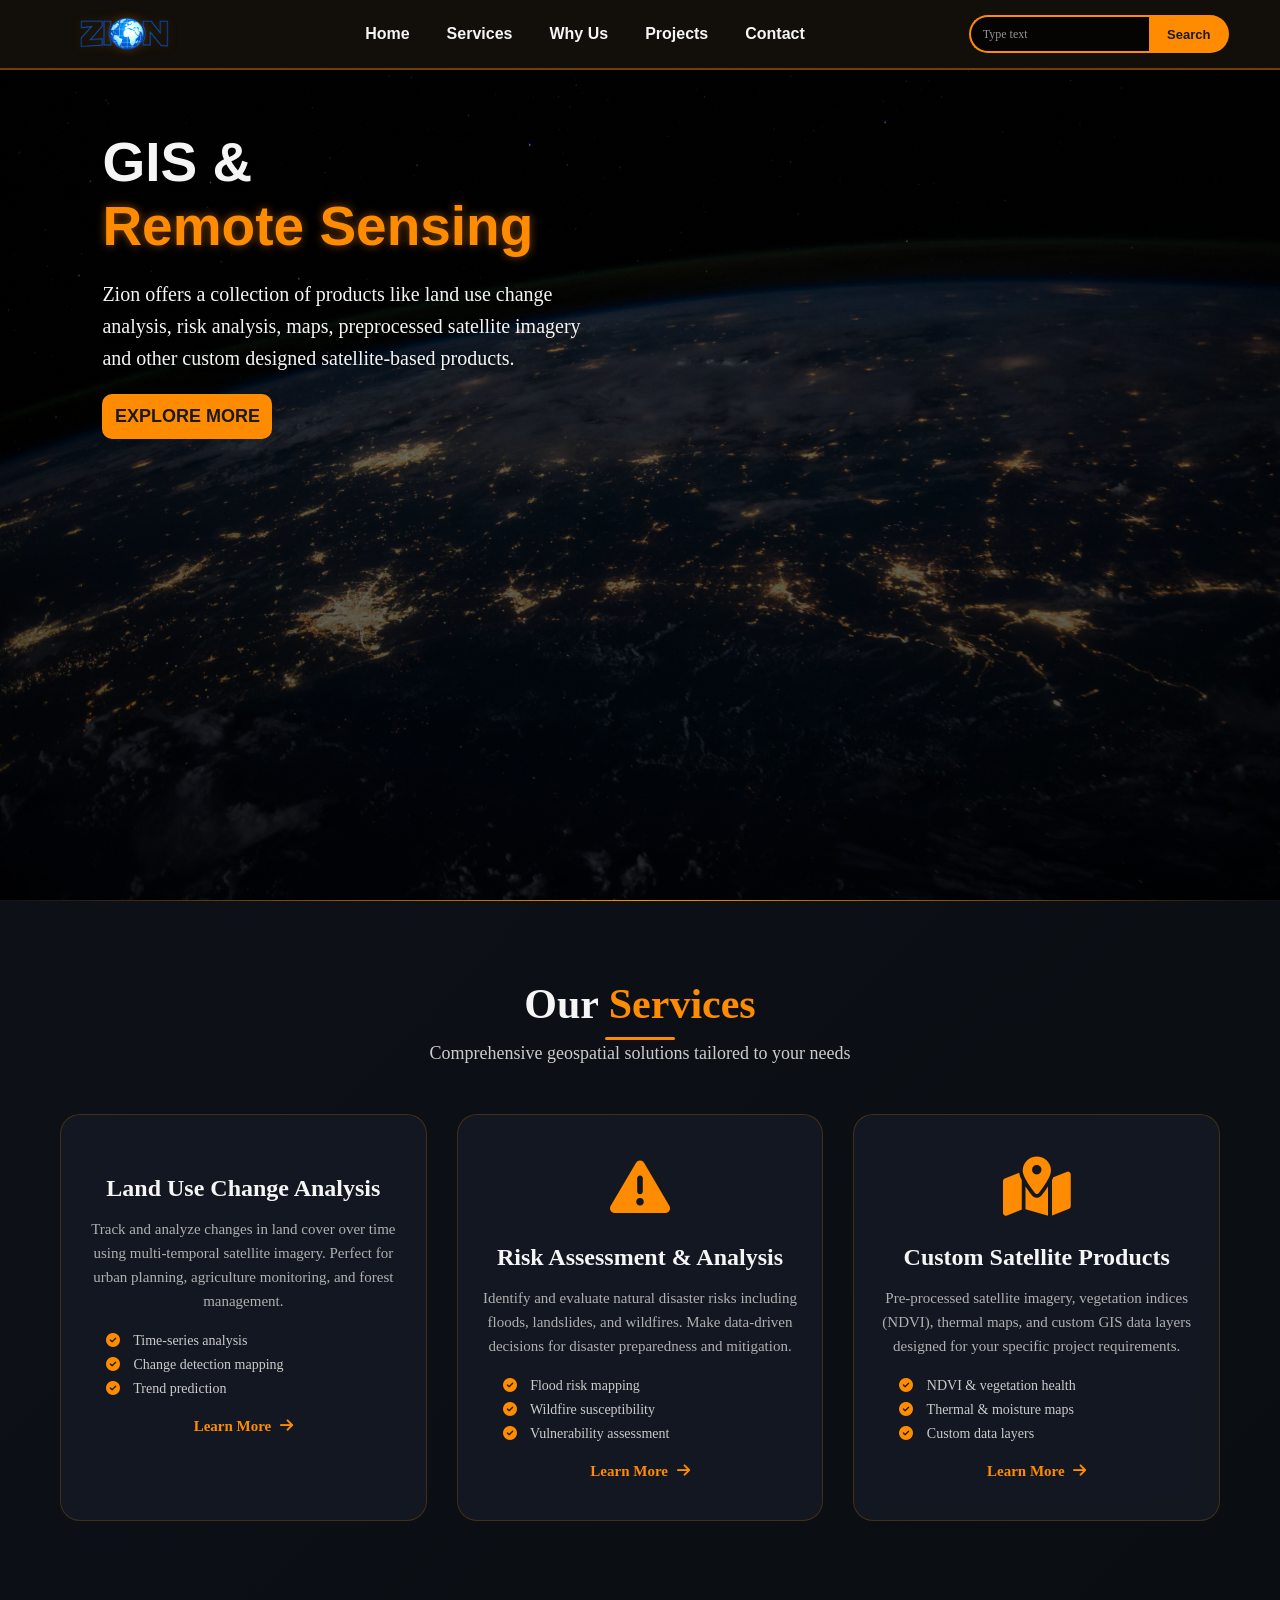
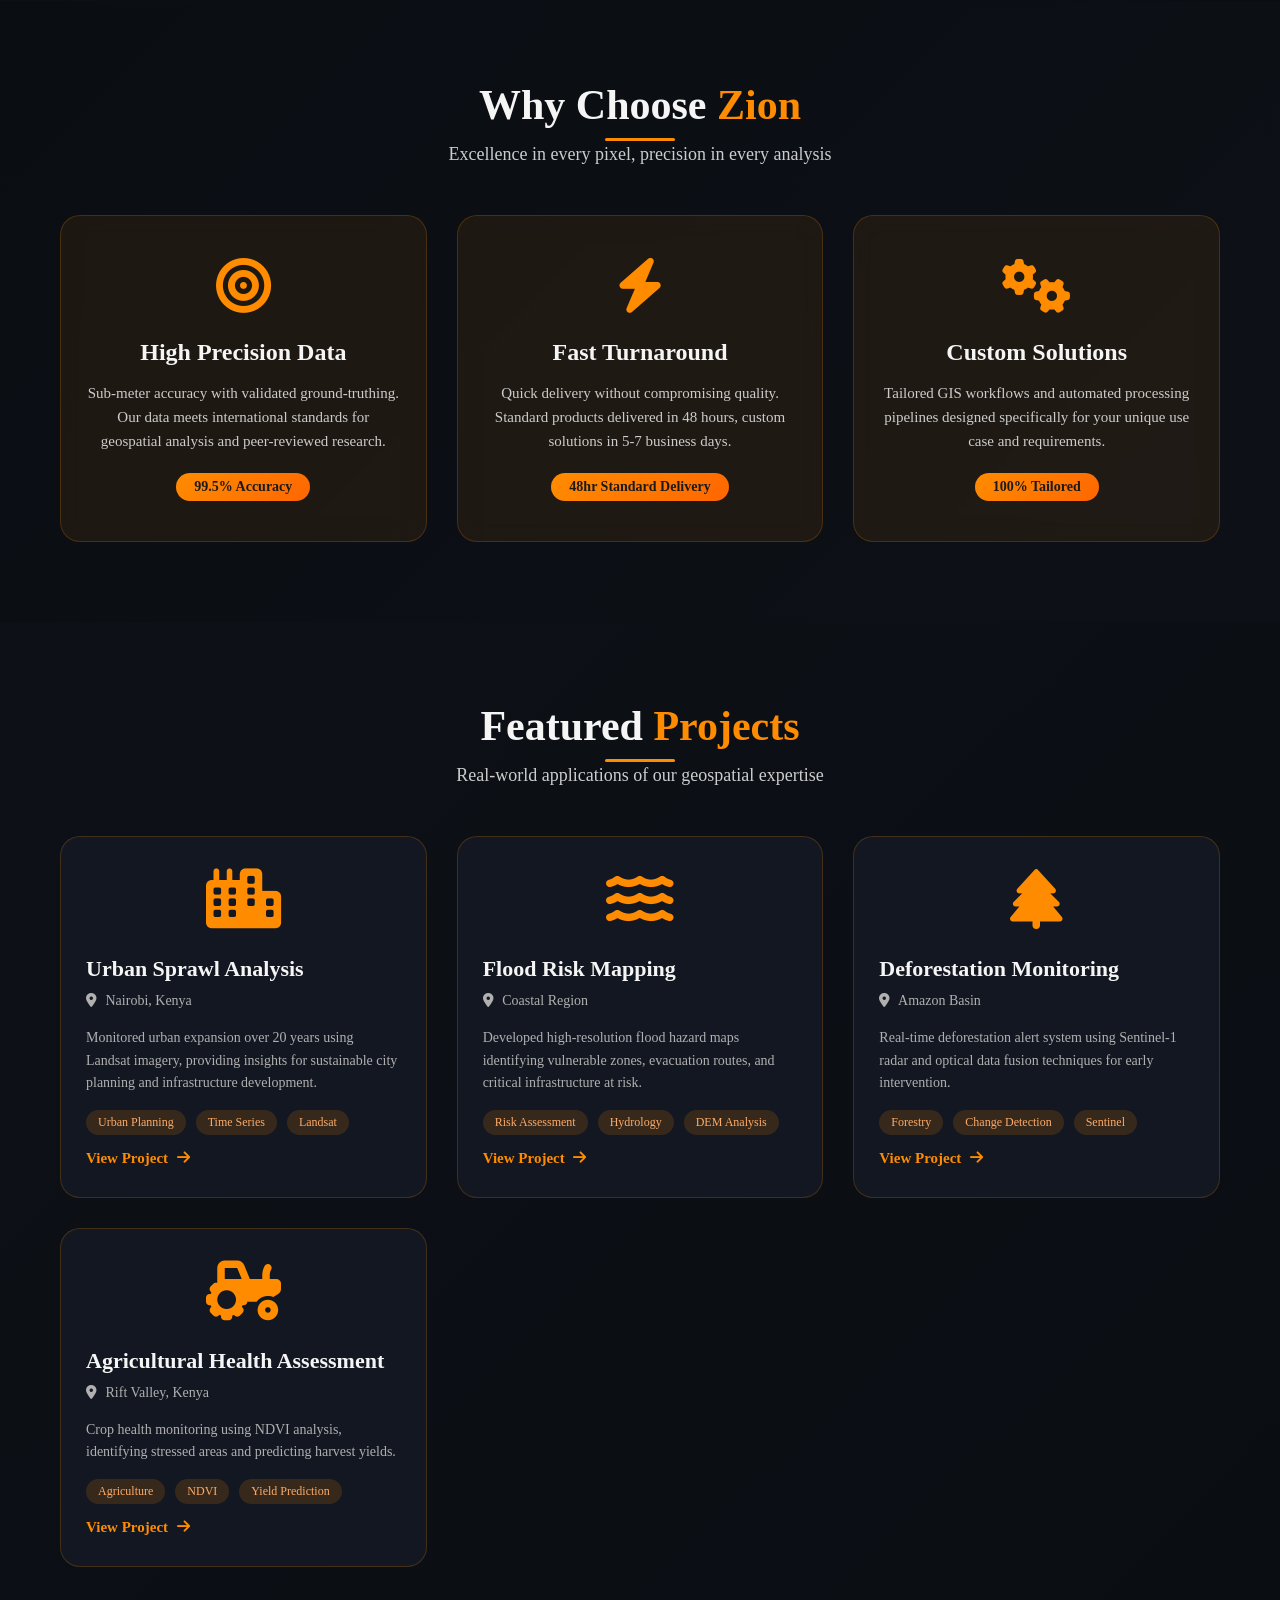
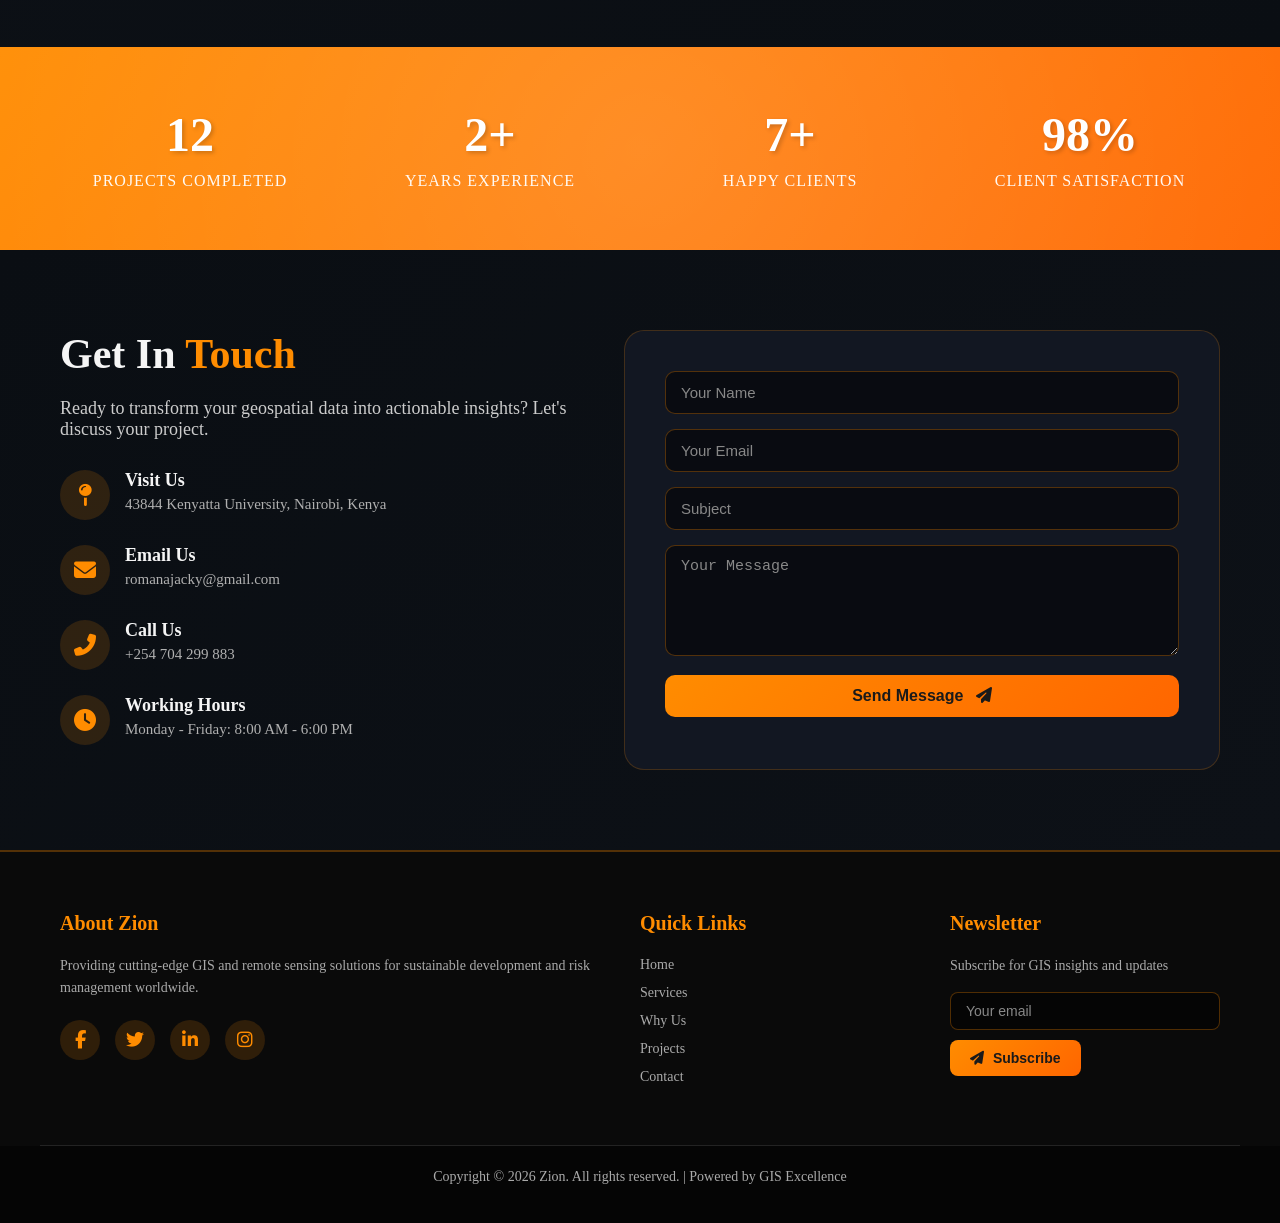
<file: index.html>
<!DOCTYPE html>
<html lang="en">
<head>
    <title>Zion - GIS & Remote Sensing</title>
    <link rel="stylesheet" href="style.css">
    <meta name="viewport" content="width=device-width, initial-scale=1.0">
    
    <!-- Favicon - Browser Tab Icon -->
    <link rel="icon" type="image/png" href="Zion logo.png">
    <link rel="shortcut icon" type="image/png" href="Zion logo.png">
    
    <!-- Font Awesome 6 (free) -->
    <link rel="stylesheet" href="https://cdnjs.cloudflare.com/ajax/libs/font-awesome/6.4.0/css/all.min.css">
    <!-- Flat Icon CDN for additional icons -->
    <link rel='stylesheet' href='https://cdn-uicons.flaticon.com/2.6.0/uicons-regular-straight/css/uicons-regular-straight.css'>
    <link rel='stylesheet' href='https://cdn-uicons.flaticon.com/2.6.0/uicons-solid-straight/css/uicons-solid-straight.css'>
    <link rel='stylesheet' href='https://cdn-uicons.flaticon.com/2.6.0/uicons-bold-straight/css/uicons-bold-straight.css'>
</head>

<body>
    <!-- Hero Section -->
    <div class="main">
        <div class="navbar">
            <div class="logo">
                <img src="Zion logo.png" alt="Zion logo">
            </div>
            
            <!-- Checkbox hack for mobile menu -->
            <input type="checkbox" id="menu-toggle" class="menu-toggle">
            <label for="menu-toggle" class="hamburger">
                <span></span>
                <span></span>
                <span></span>
            </label>
            
            <div class="menu">
                <ul>
                    <li><a href="#home" onclick="document.getElementById('menu-toggle').checked = false">Home</a></li>                    
                    <li><a href="#services" onclick="document.getElementById('menu-toggle').checked = false">Services</a></li>
                    <li><a href="#why-choose" onclick="document.getElementById('menu-toggle').checked = false">Why Us</a></li>
                    <li><a href="#projects" onclick="document.getElementById('menu-toggle').checked = false">Projects</a></li>
                    <li><a href="#contact" onclick="document.getElementById('menu-toggle').checked = false">Contact</a></li>
                </ul>
            </div>

            <div class="search">                
                <input class="srch" type="search" placeholder="Type text">
                <button class="btn">Search</button>
            </div>
        </div>
  
        <div class="content" id="home">
            <h1>GIS &<br><span>Remote Sensing</span></h1>
            <p class="par">
                Zion offers a collection of products like land use change analysis, risk analysis, maps, preprocessed satellite imagery and other custom designed satellite-based products.
            </p>
            <button class="cn"><a href="#services">EXPLORE MORE</a></button>
        </div>
    </div>

    <!-- ========== SECTION 1: OUR SERVICES ========== -->
    <section id="services" class="services-section">
        <div class="container">
            <div class="section-header">
                <h2>Our <span>Services</span></h2>
                <p>Comprehensive geospatial solutions tailored to your needs</p>
            </div>
            <div class="three-columns">
                <div class="service-card">
                    <div class="card-icon">
                        <i class="fi fi-ts-satellite"></i>
                    </div>
                    <h3>Land Use Change Analysis</h3>
                    <p>Track and analyze changes in land cover over time using multi-temporal satellite imagery. Perfect for urban planning, agriculture monitoring, and forest management.</p>
                    <ul class="service-features">
                        <li><i class="fas fa-check-circle"></i> Time-series analysis</li>
                        <li><i class="fas fa-check-circle"></i> Change detection mapping</li>
                        <li><i class="fas fa-check-circle"></i> Trend prediction</li>
                    </ul>
                    <a href="services/land-use-analysis.html" class="card-link">Learn More <i class="fas fa-arrow-right"></i></a>
                </div>
                <div class="service-card">
                    <div class="card-icon">
                        <i class="fas fa-exclamation-triangle"></i>
                    </div>
                    <h3>Risk Assessment & Analysis</h3>
                    <p>Identify and evaluate natural disaster risks including floods, landslides, and wildfires. Make data-driven decisions for disaster preparedness and mitigation.</p>
                    <ul class="service-features">
                        <li><i class="fas fa-check-circle"></i> Flood risk mapping</li>
                        <li><i class="fas fa-check-circle"></i> Wildfire susceptibility</li>
                        <li><i class="fas fa-check-circle"></i> Vulnerability assessment</li>
                    </ul>
                    <a href="services/risk-assessment.html" class="card-link">Learn More <i class="fas fa-arrow-right"></i></a>
                </div>
                <div class="service-card">
                    <div class="card-icon">
                        <i class="fas fa-map-marked-alt"></i>
                    </div>
                    <h3>Custom Satellite Products</h3>
                    <p>Pre-processed satellite imagery, vegetation indices (NDVI), thermal maps, and custom GIS data layers designed for your specific project requirements.</p>
                    <ul class="service-features">
                        <li><i class="fas fa-check-circle"></i> NDVI & vegetation health</li>
                        <li><i class="fas fa-check-circle"></i> Thermal & moisture maps</li>
                        <li><i class="fas fa-check-circle"></i> Custom data layers</li>
                    </ul>
                    <a href="services/custom-satellite.html" class="card-link">Learn More <i class="fas fa-arrow-right"></i></a>
                </div>
            </div>
        </div>
    </section>

    <!-- ========== SECTION 2: WHY CHOOSE ZION ========== -->
    <section id="why-choose" class="why-section">
        <div class="container">
            <div class="section-header">
                <h2>Why Choose <span>Zion</span></h2>
                <p>Excellence in every pixel, precision in every analysis</p>
            </div>
            <div class="three-columns">
                <div class="benefit-card">
                    <div class="benefit-icon">
                        <i class="fas fa-bullseye"></i>
                    </div>
                    <h3>High Precision Data</h3>
                    <p>Sub-meter accuracy with validated ground-truthing. Our data meets international standards for geospatial analysis and peer-reviewed research.</p>
                    <div class="benefit-stat">99.5% Accuracy</div>
                </div>
                <div class="benefit-card">
                    <div class="benefit-icon">
                        <i class="fas fa-bolt"></i>
                    </div>
                    <h3>Fast Turnaround</h3>
                    <p>Quick delivery without compromising quality. Standard products delivered in 48 hours, custom solutions in 5-7 business days.</p>
                    <div class="benefit-stat">48hr Standard Delivery</div>
                </div>
                <div class="benefit-card">
                    <div class="benefit-icon">
                        <i class="fas fa-cogs"></i>
                    </div>
                    <h3>Custom Solutions</h3>
                    <p>Tailored GIS workflows and automated processing pipelines designed specifically for your unique use case and requirements.</p>
                    <div class="benefit-stat">100% Tailored</div>
                </div>
            </div>
        </div>
    </section>

    <!-- ========== SECTION 3: FEATURED PROJECTS ========== -->
    <section id="projects" class="projects-section">
        <div class="container">
            <div class="section-header">
                <h2>Featured <span>Projects</span></h2>
                <p>Real-world applications of our geospatial expertise</p>
            </div>
            <div class="projects-grid">
                <div class="project-card">
                    <div class="project-image">
                        <i class="fas fa-city"></i>
                    </div>
                    <h3>Urban Sprawl Analysis</h3>
                    <p class="project-location"><i class="fas fa-map-marker-alt"></i> Nairobi, Kenya</p>
                    <p>Monitored urban expansion over 20 years using Landsat imagery, providing insights for sustainable city planning and infrastructure development.</p>
                    <div class="project-tags">
                        <span>Urban Planning</span>
                        <span>Time Series</span>
                        <span>Landsat</span>
                    </div>
                    <a href="projects/urban-sprawl.html" class="card-link" style="margin-top: 15px; display: inline-block;">View Project <i class="fas fa-arrow-right"></i></a>
                </div>
                <div class="project-card">
                    <div class="project-image">
                        <i class="fas fa-water"></i>
                    </div>
                    <h3>Flood Risk Mapping</h3>
                    <p class="project-location"><i class="fas fa-map-marker-alt"></i> Coastal Region</p>
                    <p>Developed high-resolution flood hazard maps identifying vulnerable zones, evacuation routes, and critical infrastructure at risk.</p>
                    <div class="project-tags">
                        <span>Risk Assessment</span>
                        <span>Hydrology</span>
                        <span>DEM Analysis</span>
                    </div>
                    <a href="projects/flood-risk.html" class="card-link" style="margin-top: 15px; display: inline-block;">View Project <i class="fas fa-arrow-right"></i></a>
                </div>
                <div class="project-card">
                    <div class="project-image">
                        <i class="fas fa-tree"></i>
                    </div>
                    <h3>Deforestation Monitoring</h3>
                    <p class="project-location"><i class="fas fa-map-marker-alt"></i> Amazon Basin</p>
                    <p>Real-time deforestation alert system using Sentinel-1 radar and optical data fusion techniques for early intervention.</p>
                    <div class="project-tags">
                        <span>Forestry</span>
                        <span>Change Detection</span>
                        <span>Sentinel</span>
                    </div>
                    <a href="projects/deforestation.html" class="card-link" style="margin-top: 15px; display: inline-block;">View Project <i class="fas fa-arrow-right"></i></a>
                </div>
                <div class="project-card">
                    <div class="project-image">
                        <i class="fas fa-tractor"></i>
                    </div>
                    <h3>Agricultural Health Assessment</h3>
                    <p class="project-location"><i class="fas fa-map-marker-alt"></i> Rift Valley, Kenya</p>
                    <p>Crop health monitoring using NDVI analysis, identifying stressed areas and predicting harvest yields.</p>
                    <div class="project-tags">
                        <span>Agriculture</span>
                        <span>NDVI</span>
                        <span>Yield Prediction</span>
                    </div>
                    <a href="projects/agricultural-health.html" class="card-link" style="margin-top: 15px; display: inline-block;">View Project <i class="fas fa-arrow-right"></i></a>
                </div>
            </div>
        </div>
    </section>

    <!-- ========== STATS SECTION (Trust Indicators) ========== -->
    <section class="stats-section">
        <div class="container">
            <div class="stats-grid">
                <div class="stat-item">
                    <div class="stat-number">12</div>
                    <div class="stat-label">Projects Completed</div>
                </div>
                <div class="stat-item">
                    <div class="stat-number">2+</div>
                    <div class="stat-label">Years Experience</div>
                </div>
                <div class="stat-item">
                    <div class="stat-number">7+</div>
                    <div class="stat-label">Happy Clients</div>
                </div>
                <div class="stat-item">
                    <div class="stat-number">98%</div>
                    <div class="stat-label">Client Satisfaction</div>
                </div>
            </div>
        </div>
    </section>

    <!-- ========== SECTION 4: CONTACT SECTION ========== -->
    <section id="contact" class="contact-section">
        <div class="container">
            <div class="contact-wrapper">
                <div class="contact-info">
                    <h2>Get In <span>Touch</span></h2>
                    <p>Ready to transform your geospatial data into actionable insights? Let's discuss your project.</p>
                    
                    <div class="contact-details">
                        <div class="contact-item">
                            <div class="contact-icon">
                                <i class="fas fa-map-pin"></i>
                            </div>
                            <div>
                                <h4>Visit Us</h4>
                                <p>43844 Kenyatta University, Nairobi, Kenya</p>
                            </div>
                        </div>
                        <div class="contact-item">
                            <div class="contact-icon">
                                <i class="fas fa-envelope"></i>
                            </div>
                            <div>
                                <h4>Email Us</h4>
                                <p>romanajacky@gmail.com</p>
                            </div>
                        </div>
                        <div class="contact-item">
                            <div class="contact-icon">
                                <i class="fas fa-phone-alt"></i>
                            </div>
                            <div>
                                <h4>Call Us</h4>
                                <p>+254 704 299 883</p>
                            </div>
                        </div>
                        <div class="contact-item">
                            <div class="contact-icon">
                                <i class="fas fa-clock"></i>
                            </div>
                            <div>
                                <h4>Working Hours</h4>
                                <p>Monday - Friday: 8:00 AM - 6:00 PM</p>
                            </div>
                        </div>
                    </div>
                </div>
                
                <div class="contact-form">
                    <form action="https://formsubmit.co/romanajacky@gmail.com" method="POST">
                        <!-- Important: These hidden fields control the behavior -->
                        <input type="hidden" name="_next" value="https://romanajacky.github.io/zion/thanks.html">
                        <input type="hidden" name="_captcha" value="false">
                        <input type="hidden" name="_template" value="table">
                        
                        <!-- Remove FormSubmit branding -->
                        <input type="hidden" name="_formsubmit_id" value="">
                        
                        <input type="text" name="name" placeholder="Your Name" required>
                        <input type="email" name="email" placeholder="Your Email" required>
                        <input type="text" name="subject" placeholder="Subject">
                        <textarea name="message" rows="5" placeholder="Your Message" required></textarea>
                        <button type="submit" class="submit-btn">Send Message <i class="fas fa-paper-plane"></i></button>
                    </form>
                </div>
            </div>
        </div>
    </section>

    <!-- ========== FOOTER ========== -->
    <footer>
        <div class="container">
            <div class="footer-content">
                <h3>About Zion</h3>
                <p>Providing cutting-edge GIS and remote sensing solutions for sustainable development and risk management worldwide.</p>
                <div class="social-links">
                    <a href="#" class="social-icon"><i class="fab fa-facebook-f"></i></a>
                    <a href="#" class="social-icon"><i class="fab fa-twitter"></i></a>
                    <a href="#" class="social-icon"><i class="fab fa-linkedin-in"></i></a>
                    <a href="#" class="social-icon"><i class="fab fa-instagram"></i></a>
                </div>
            </div>
            <div class="footer-links">
                <h3>Quick Links</h3>
                <ul>
                    <li><a href="#home" onclick="document.getElementById('menu-toggle').checked = false">Home</a></li>
                    <li><a href="#services" onclick="document.getElementById('menu-toggle').checked = false">Services</a></li>
                    <li><a href="#why-choose" onclick="document.getElementById('menu-toggle').checked = false">Why Us</a></li>
                    <li><a href="#projects" onclick="document.getElementById('menu-toggle').checked = false">Projects</a></li>
                    <li><a href="#contact" onclick="document.getElementById('menu-toggle').checked = false">Contact</a></li>
                </ul>
            </div>
            <div class="footer-contact">
                <h3>Newsletter</h3>
                <p>Subscribe for GIS insights and updates</p>
                <form class="newsletter-form" action="https://formsubmit.co/romanajacky@gmail.com" method="POST">
                    <input type="hidden" name="_next" value="https://romanajacky.github.io/zion/thanks.html">
                    <input type="hidden" name="_subject" value="Newsletter Subscription">
                    <input type="hidden" name="_captcha" value="false">
                    <input type="email" name="email" placeholder="Your email" required>
                    <button type="submit"><i class="fas fa-paper-plane"></i> Subscribe</button>
                </form>
            </div>
        </div>

        <div class="bottom-bar">
            <p>Copyright © 2026 Zion. All rights reserved. | Powered by GIS Excellence</p>
        </div>
    </footer>

    <script>
        // Close mobile menu when clicking a link
        document.querySelectorAll('.menu ul li a, .footer-links ul li a').forEach(link => {
            link.addEventListener('click', function() {
                const checkbox = document.getElementById('menu-toggle');
                if (checkbox && checkbox.checked) {
                    checkbox.checked = false;
                }
            });
        });
    </script>
</body>
</html>
</file>
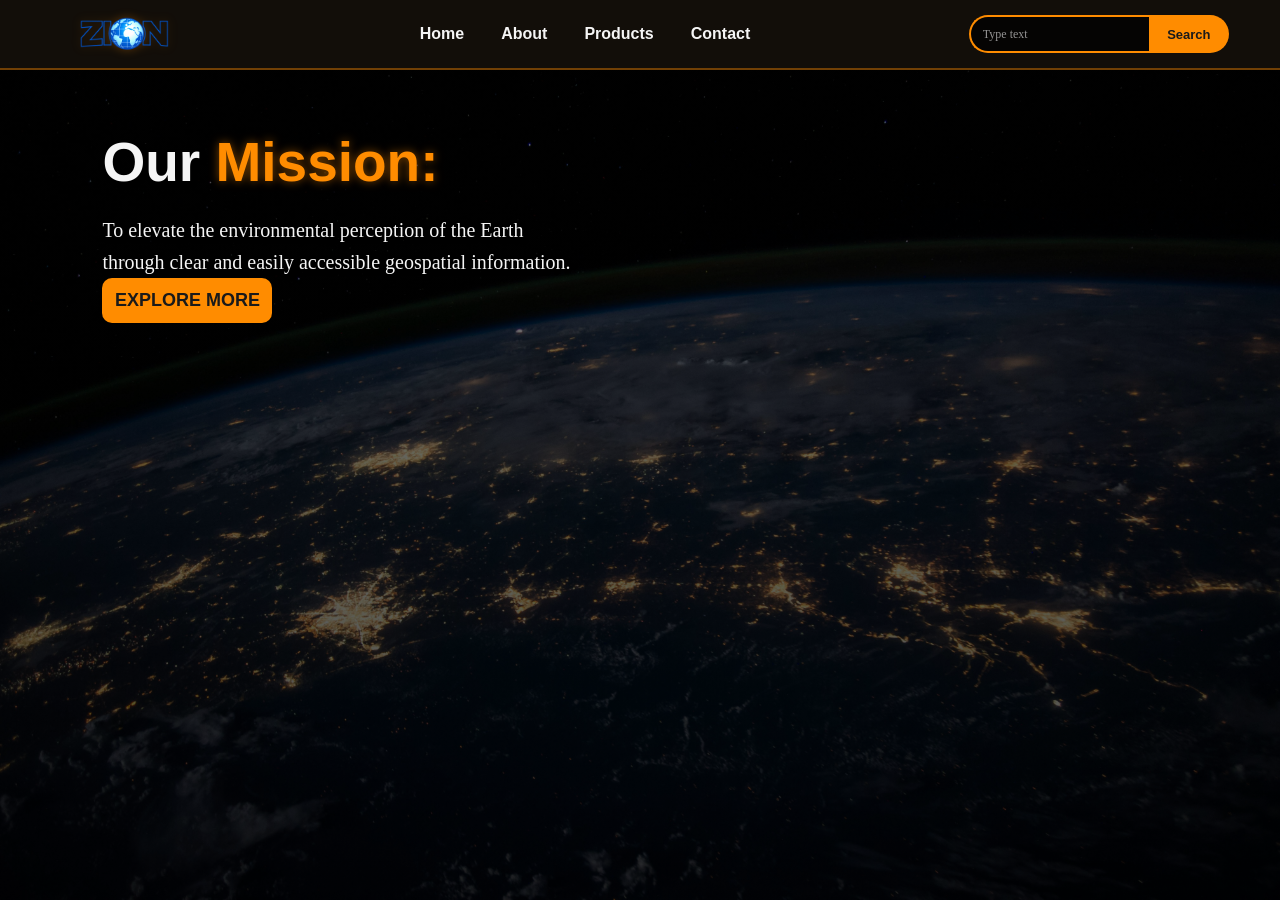
<file: products.html>
<!DOCTYPE html>
<html lang="en">
<head>
    <meta charset="UTF-8">
    <meta name="viewport" content="width=device-width, initial-scale=1.0">
    <title>Mission</title>
    <link rel="stylesheet" href="style.css">
</head>
<body>
<div class="main">

        <div class="navbar">
            <div class="logo">
                <img src="Zion logo.png" alt="Zion logo" class="logo">
            </div>

            <div class="menu">
                <ul>
                    <li><a href="index.html">Home</a></li>
                    <li><a href="products.html">About</a></li>
                    <li><a href="#">Products</a></li>
                    <li><a href="#">Contact</a></li>
                </ul>
            </div>

            <div class="search">
                <input class="srch" type="search" placeholder="Type text">
                <button class="btn">Search</button>
            </div>
        </div>
  
        <div class="content">
            <h1>Our<span> Mission:</span></h1>

            <p class="par">
                To elevate the environmental perception of the Earth through clear and easily accessible geospatial information.
                <button class="cn"><a href="#">EXPLORE MORE</a></button>
            </p>
        </div>

    </div>
</body>
</html>
</file>
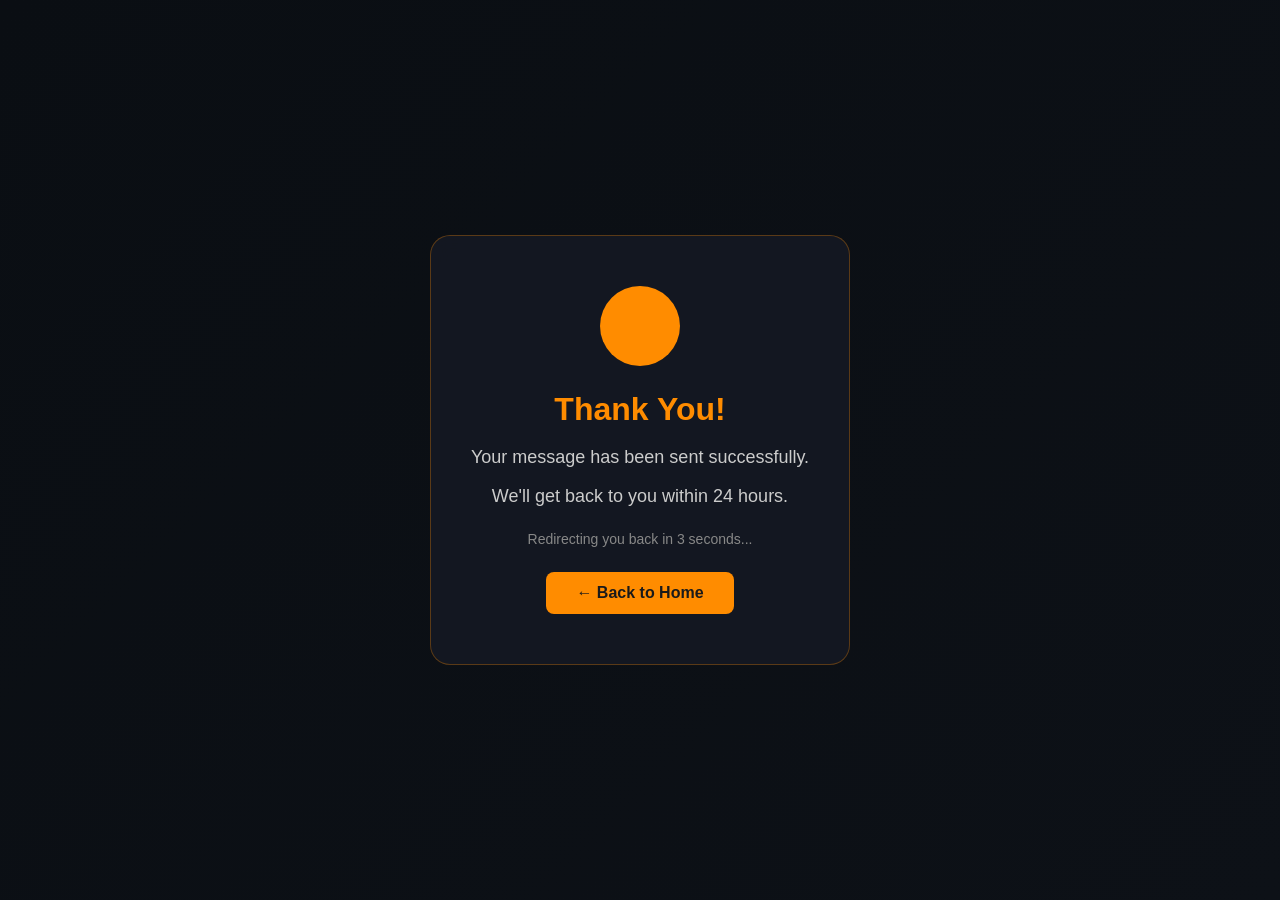
<file: thanks.html>
<!DOCTYPE html>
<html lang="en">
<head>
    <meta charset="UTF-8">
    <meta name="viewport" content="width=device-width, initial-scale=1.0">
    <title>Message Sent - Zion</title>
    <style>
        * {
            margin: 0;
            padding: 0;
            box-sizing: border-box;
        }
        
        body {
            background: linear-gradient(135deg, #0a0e13 0%, #0d1117 100%);
            display: flex;
            justify-content: center;
            align-items: center;
            min-height: 100vh;
            font-family: 'Inter', Arial, sans-serif;
            padding: 20px;
        }
        
        .success-container {
            text-align: center;
            max-width: 500px;
            padding: 50px 40px;
            background: rgba(20, 25, 35, 0.9);
            backdrop-filter: blur(10px);
            border-radius: 20px;
            border: 1px solid rgba(255, 140, 0, 0.3);
            animation: fadeIn 0.5s ease;
        }
        
        @keyframes fadeIn {
            from {
                opacity: 0;
                transform: translateY(20px);
            }
            to {
                opacity: 1;
                transform: translateY(0);
            }
        }
        
        .checkmark {
            width: 80px;
            height: 80px;
            background: #ff8c00;
            border-radius: 50%;
            display: flex;
            align-items: center;
            justify-content: center;
            margin: 0 auto 25px;
            animation: scaleIn 0.5s ease 0.2s backwards;
        }
        
        @keyframes scaleIn {
            from {
                transform: scale(0);
            }
            to {
                transform: scale(1);
            }
        }
        
        .checkmark i {
            font-size: 45px;
            color: #1a1a1a;
        }
        
        h1 {
            color: #ff8c00;
            font-size: 32px;
            margin-bottom: 15px;
        }
        
        p {
            color: #cccccc;
            font-size: 18px;
            line-height: 1.6;
            margin-bottom: 10px;
        }
        
        .redirect-note {
            color: #888888;
            font-size: 14px;
            margin-top: 20px;
        }
        
        .home-btn {
            display: inline-block;
            margin-top: 25px;
            padding: 12px 30px;
            background: #ff8c00;
            color: #1a1a1a;
            text-decoration: none;
            border-radius: 8px;
            font-weight: bold;
            transition: all 0.3s ease;
        }
        
        .home-btn:hover {
            background: #ffaa33;
            transform: translateY(-2px);
        }
    </style>
</head>
<body>
    <div class="success-container">
        <div class="checkmark">
            <i class="fas fa-check"></i>
        </div>
        <h1>Thank You!</h1>
        <p>Your message has been sent successfully.</p>
        <p>We'll get back to you within 24 hours.</p>
        <div class="redirect-note">Redirecting you back in 3 seconds...</div>
        <a href="https://romanajacky.github.io/zion/" class="home-btn">← Back to Home</a>
    </div>
    
    <script>
        // Redirect after 3 seconds
        setTimeout(function() {
            window.location.href = "https://romanajacky.github.io/zion/";
        }, 3000);
    </script>
</body>
</html>
</file>
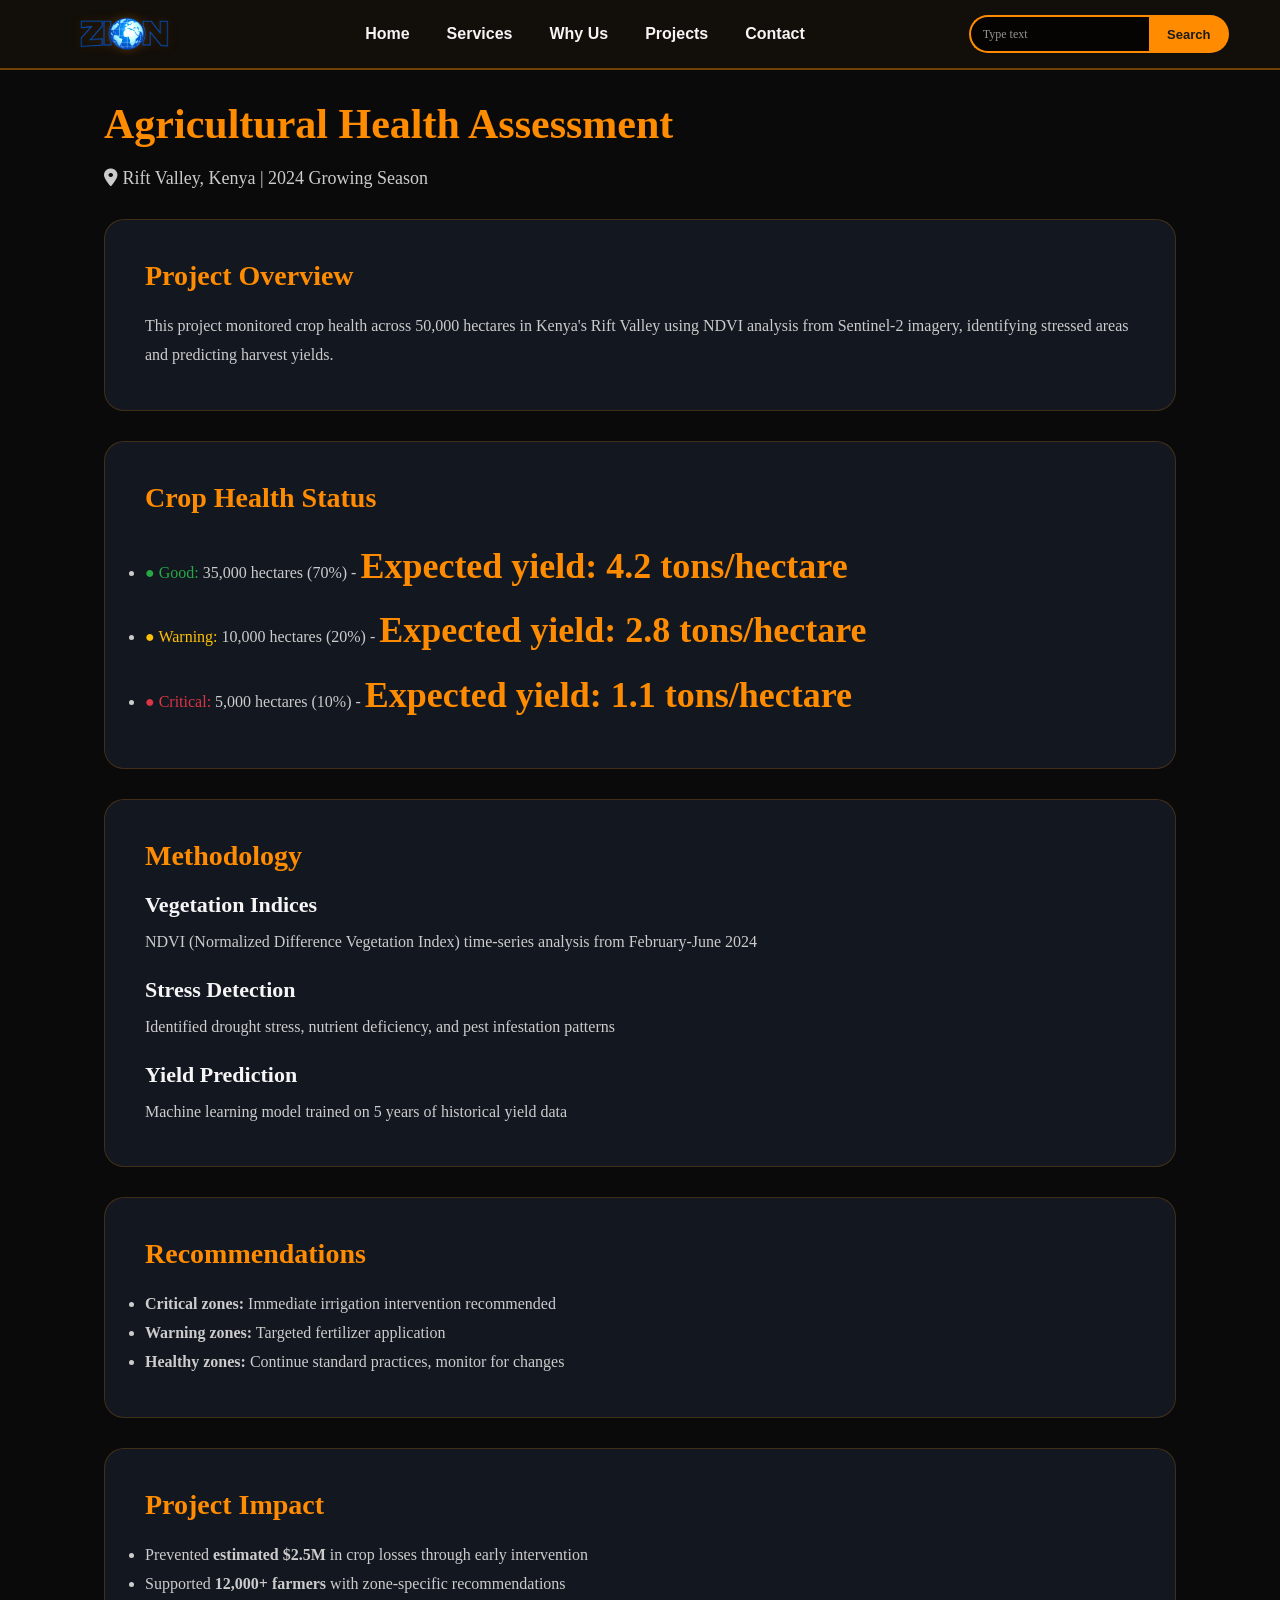
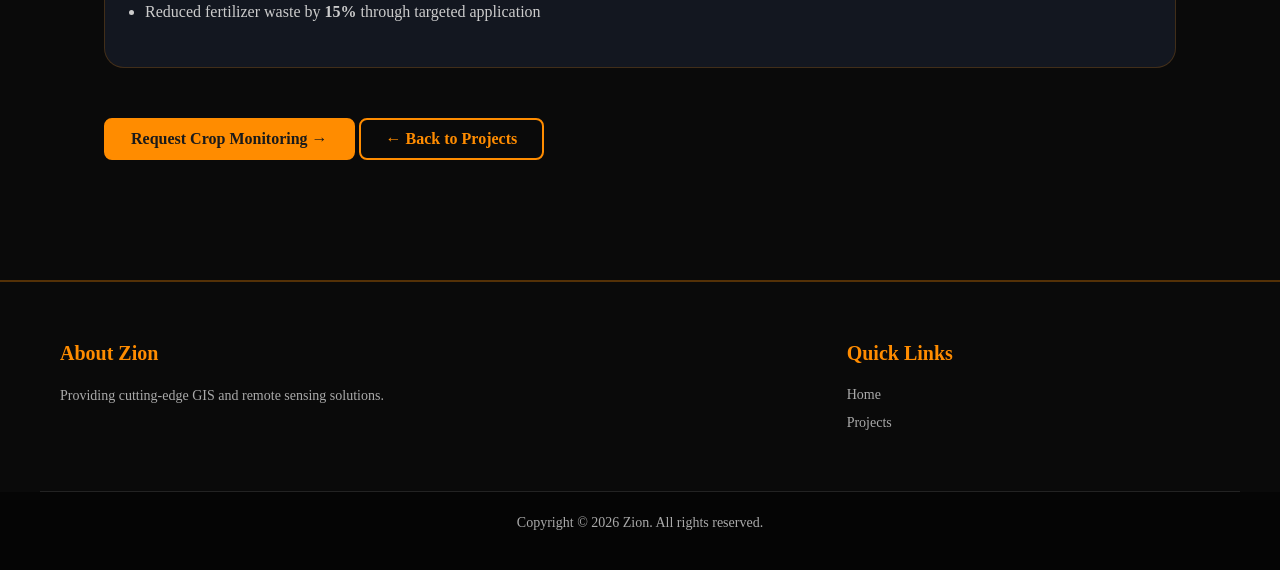
<file: projects/agricultural-health.html>
<!DOCTYPE html>
<html lang="en">
<head>
    <title>Agricultural Health Assessment - Zion Projects</title>
    <link rel="stylesheet" href="../style.css">
    <meta name="viewport" content="width=device-width, initial-scale=1.0">
    <link rel="icon" type="image/png" href="../Zion logo.png">
    <link rel="stylesheet" href="https://cdnjs.cloudflare.com/ajax/libs/font-awesome/6.4.0/css/all.min.css">
    <style>
        .detail-page { padding: 100px 5% 60px; max-width: 1200px; margin: 0 auto; }
        .detail-section { background: rgba(20,25,35,0.9); border-radius: 20px; padding: 40px; margin-bottom: 30px; border: 1px solid rgba(255,140,0,0.2); }
        .detail-section h2 { color: #ff8c00; margin-bottom: 20px; font-size: 28px; }
        .detail-section h3 { color: #f5f5f5; margin: 20px 0 10px; font-size: 22px; }
        .detail-section p, .detail-section li { color: #cccccc; line-height: 1.8; }
        .stat-highlight { font-size: 36px; font-weight: bold; color: #ff8c00; }
        .back-button { display: inline-block; background: transparent; border: 2px solid #ff8c00; padding: 10px 25px; border-radius: 8px; color: #ff8c00; text-decoration: none; font-weight: bold; margin-top: 20px; transition: all 0.3s ease; }
        .back-button:hover { background: #ff8c00; color: #1a1a1a; }
        .health-good { color: #28a745; }
        .health-warning { color: #ffc107; }
        .health-critical { color: #dc3545; }
    </style>
</head>
<body>
    <div class="navbar">
        <div class="logo"><img src="../Zion logo.png" alt="Zion logo"></div>
        <div class="menu"><ul><li><a href="../index.html">Home</a></li><li><a href="../index.html#services">Services</a></li><li><a href="../index.html#why-choose">Why Us</a></li><li><a href="../index.html#projects">Projects</a></li><li><a href="../index.html#contact">Contact</a></li></ul></div>
        <div class="search"><input class="srch" type="search" placeholder="Type text"><button class="btn">Search</button></div>
    </div>

    <div class="detail-page">
        <h1 style="color: #ff8c00; font-size: 42px; margin-bottom: 20px;">Agricultural Health Assessment</h1>
        <p style="color: #cccccc; font-size: 18px; margin-bottom: 30px;"><i class="fas fa-map-marker-alt"></i> Rift Valley, Kenya | 2024 Growing Season</p>

        <div class="detail-section">
            <h2>Project Overview</h2>
            <p>This project monitored crop health across 50,000 hectares in Kenya's Rift Valley using NDVI analysis from Sentinel-2 imagery, identifying stressed areas and predicting harvest yields.</p>
        </div>

        <div class="detail-section">
            <h2>Crop Health Status</h2>
            <ul>
                <li><span class="health-good">● Good:</span> 35,000 hectares (70%) - <span class="stat-highlight">Expected yield: 4.2 tons/hectare</span></li>
                <li><span class="health-warning">● Warning:</span> 10,000 hectares (20%) - <span class="stat-highlight">Expected yield: 2.8 tons/hectare</span></li>
                <li><span class="health-critical">● Critical:</span> 5,000 hectares (10%) - <span class="stat-highlight">Expected yield: 1.1 tons/hectare</span></li>
            </ul>
        </div>

        <div class="detail-section">
            <h2>Methodology</h2>
            <h3>Vegetation Indices</h3>
            <p>NDVI (Normalized Difference Vegetation Index) time-series analysis from February-June 2024</p>
            <h3>Stress Detection</h3>
            <p>Identified drought stress, nutrient deficiency, and pest infestation patterns</p>
            <h3>Yield Prediction</h3>
            <p>Machine learning model trained on 5 years of historical yield data</p>
        </div>

        <div class="detail-section">
            <h2>Recommendations</h2>
            <ul>
                <li><strong>Critical zones:</strong> Immediate irrigation intervention recommended</li>
                <li><strong>Warning zones:</strong> Targeted fertilizer application</li>
                <li><strong>Healthy zones:</strong> Continue standard practices, monitor for changes</li>
            </ul>
        </div>

        <div class="detail-section">
            <h2>Project Impact</h2>
            <ul>
                <li>Prevented <strong>estimated $2.5M</strong> in crop losses through early intervention</li>
                <li>Supported <strong>12,000+ farmers</strong> with zone-specific recommendations</li>
                <li>Reduced fertilizer waste by <strong>15%</strong> through targeted application</li>
            </ul>
        </div>

        <div>
            <a href="../index.html#contact" class="back-button" style="background: #ff8c00; color: #1a1a1a;">Request Crop Monitoring →</a>
            <a href="../index.html#projects" class="back-button">← Back to Projects</a>
        </div>
    </div>

    <footer style="margin-top: 60px;">
        <div class="container">
            <div class="footer-content"><h3>About Zion</h3><p>Providing cutting-edge GIS and remote sensing solutions.</p></div>
            <div class="footer-links"><h3>Quick Links</h3><ul><li><a href="../index.html">Home</a></li><li><a href="../index.html#projects">Projects</a></li></ul></div>
        </div>
        <div class="bottom-bar"><p>Copyright © 2026 Zion. All rights reserved.</p></div>
    </footer>
</body>
</html>
</file>
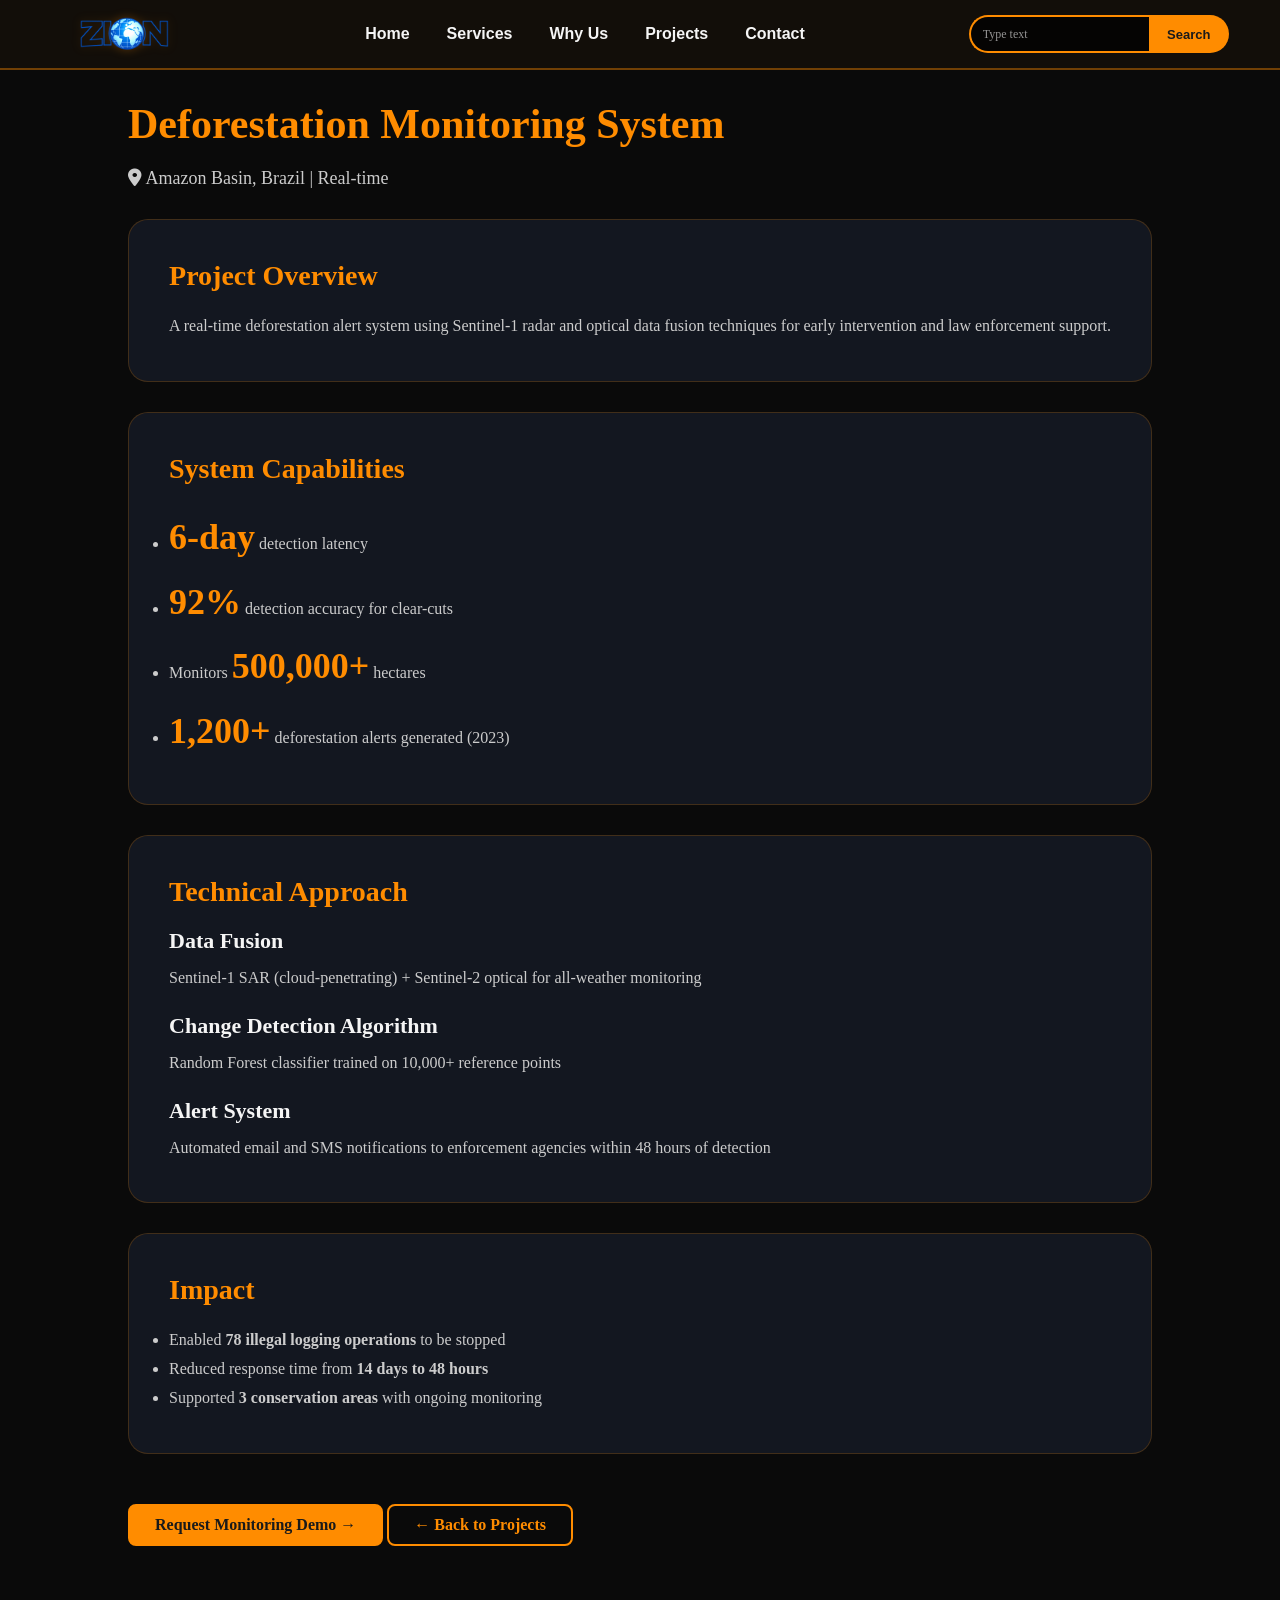
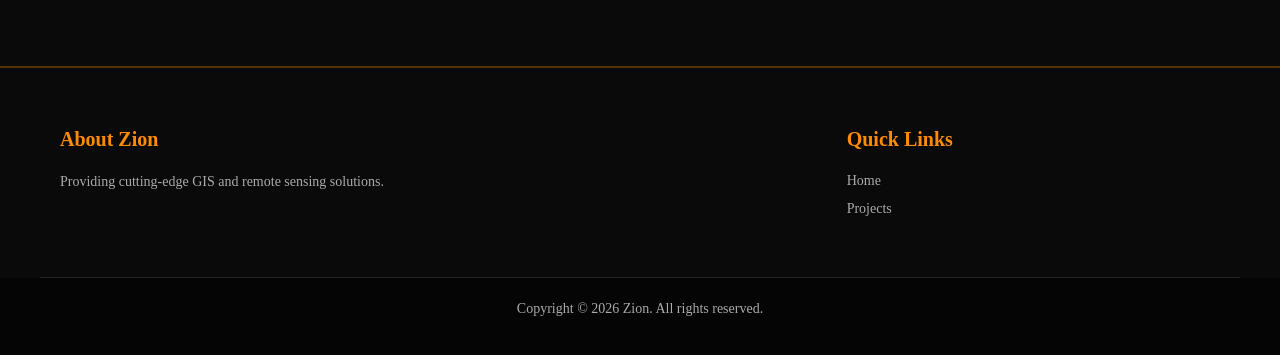
<file: projects/deforestation.html>
<!DOCTYPE html>
<html lang="en">
<head>
    <title>Deforestation Monitoring - Zion Projects</title>
    <link rel="stylesheet" href="../style.css">
    <meta name="viewport" content="width=device-width, initial-scale=1.0">
    <link rel="icon" type="image/png" href="../Zion logo.png">
    <link rel="stylesheet" href="https://cdnjs.cloudflare.com/ajax/libs/font-awesome/6.4.0/css/all.min.css">
    <style>
        .detail-page { padding: 100px 5% 60px; max-width: 1200px; margin: 0 auto; }
        .detail-section { background: rgba(20,25,35,0.9); border-radius: 20px; padding: 40px; margin-bottom: 30px; border: 1px solid rgba(255,140,0,0.2); }
        .detail-section h2 { color: #ff8c00; margin-bottom: 20px; font-size: 28px; }
        .detail-section h3 { color: #f5f5f5; margin: 20px 0 10px; font-size: 22px; }
        .detail-section p, .detail-section li { color: #cccccc; line-height: 1.8; }
        .stat-highlight { font-size: 36px; font-weight: bold; color: #ff8c00; }
        .back-button { display: inline-block; background: transparent; border: 2px solid #ff8c00; padding: 10px 25px; border-radius: 8px; color: #ff8c00; text-decoration: none; font-weight: bold; margin-top: 20px; transition: all 0.3s ease; }
        .back-button:hover { background: #ff8c00; color: #1a1a1a; }
    </style>
</head>
<body>
    <div class="navbar">
        <div class="logo"><img src="../Zion logo.png" alt="Zion logo"></div>
        <div class="menu"><ul><li><a href="../index.html">Home</a></li><li><a href="../index.html#services">Services</a></li><li><a href="../index.html#why-choose">Why Us</a></li><li><a href="../index.html#projects">Projects</a></li><li><a href="../index.html#contact">Contact</a></li></ul></div>
        <div class="search"><input class="srch" type="search" placeholder="Type text"><button class="btn">Search</button></div>
    </div>

    <div class="detail-page">
        <h1 style="color: #ff8c00; font-size: 42px; margin-bottom: 20px;">Deforestation Monitoring System</h1>
        <p style="color: #cccccc; font-size: 18px; margin-bottom: 30px;"><i class="fas fa-map-marker-alt"></i> Amazon Basin, Brazil | Real-time</p>

        <div class="detail-section">
            <h2>Project Overview</h2>
            <p>A real-time deforestation alert system using Sentinel-1 radar and optical data fusion techniques for early intervention and law enforcement support.</p>
        </div>

        <div class="detail-section">
            <h2>System Capabilities</h2>
            <ul>
                <li><span class="stat-highlight">6-day</span> detection latency</li>
                <li><span class="stat-highlight">92%</span> detection accuracy for clear-cuts</li>
                <li>Monitors <span class="stat-highlight">500,000+</span> hectares</li>
                <li><span class="stat-highlight">1,200+</span> deforestation alerts generated (2023)</li>
            </ul>
        </div>

        <div class="detail-section">
            <h2>Technical Approach</h2>
            <h3>Data Fusion</h3>
            <p>Sentinel-1 SAR (cloud-penetrating) + Sentinel-2 optical for all-weather monitoring</p>
            <h3>Change Detection Algorithm</h3>
            <p>Random Forest classifier trained on 10,000+ reference points</p>
            <h3>Alert System</h3>
            <p>Automated email and SMS notifications to enforcement agencies within 48 hours of detection</p>
        </div>

        <div class="detail-section">
            <h2>Impact</h2>
            <ul>
                <li>Enabled <strong>78 illegal logging operations</strong> to be stopped</li>
                <li>Reduced response time from <strong>14 days to 48 hours</strong></li>
                <li>Supported <strong>3 conservation areas</strong> with ongoing monitoring</li>
            </ul>
        </div>

        <div>
            <a href="../index.html#contact" class="back-button" style="background: #ff8c00; color: #1a1a1a;">Request Monitoring Demo →</a>
            <a href="../index.html#projects" class="back-button">← Back to Projects</a>
        </div>
    </div>

    <footer style="margin-top: 60px;">
        <div class="container">
            <div class="footer-content"><h3>About Zion</h3><p>Providing cutting-edge GIS and remote sensing solutions.</p></div>
            <div class="footer-links"><h3>Quick Links</h3><ul><li><a href="../index.html">Home</a></li><li><a href="../index.html#projects">Projects</a></li></ul></div>
        </div>
        <div class="bottom-bar"><p>Copyright © 2026 Zion. All rights reserved.</p></div>
    </footer>
</body>
</html>
</file>
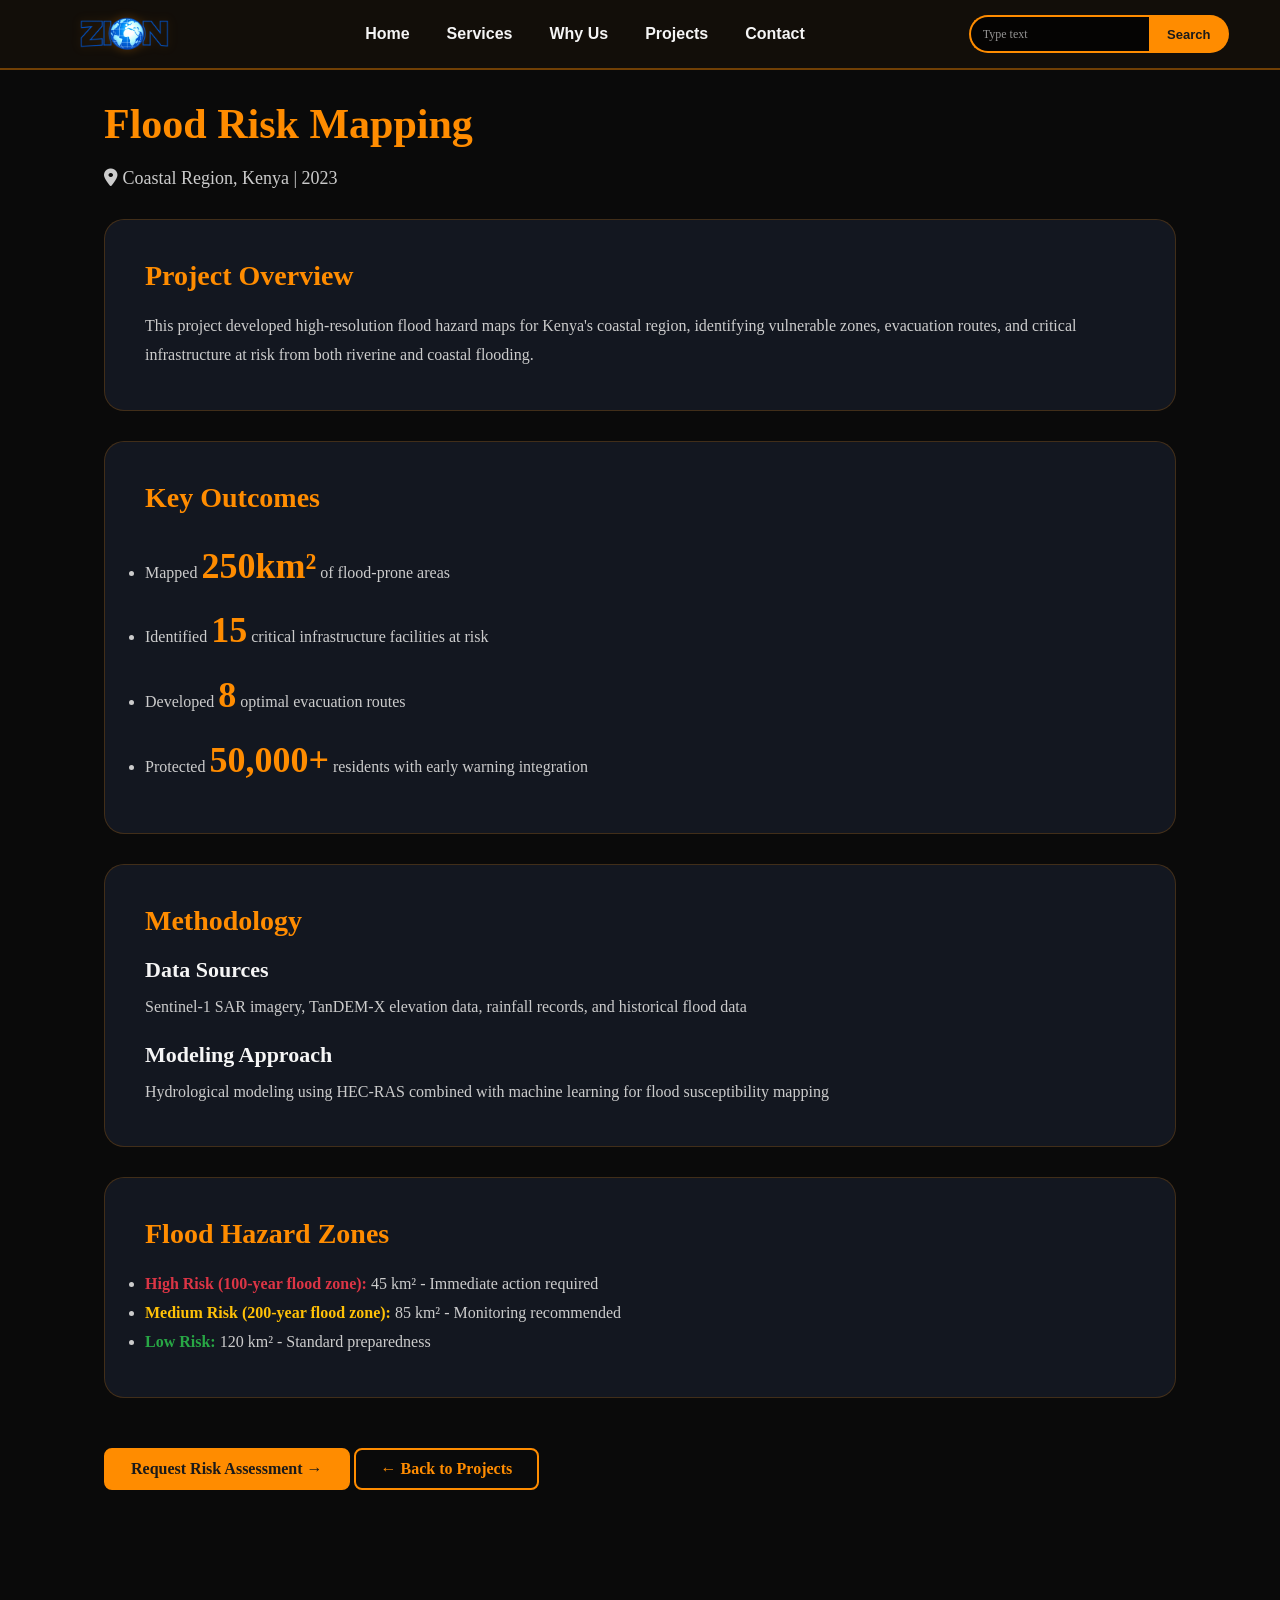
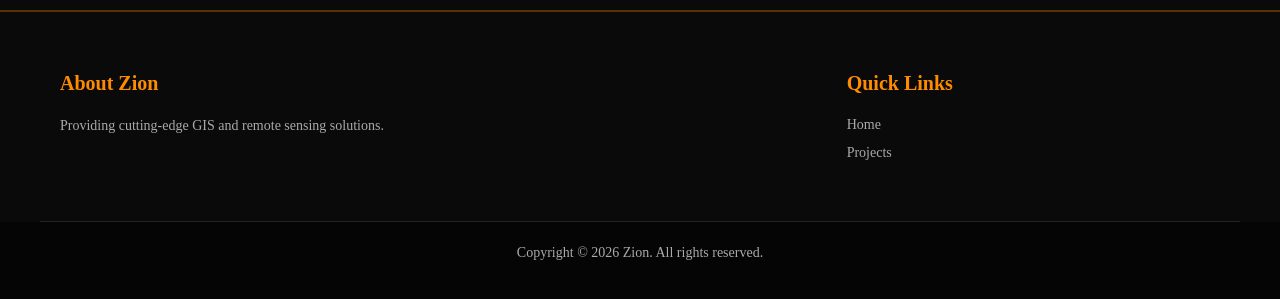
<file: projects/flood-risk.html>
<!DOCTYPE html>
<html lang="en">
<head>
    <title>Flood Risk Mapping - Zion Projects</title>
    <link rel="stylesheet" href="../style.css">
    <meta name="viewport" content="width=device-width, initial-scale=1.0">
    <link rel="icon" type="image/png" href="../Zion logo.png">
    <link rel="stylesheet" href="https://cdnjs.cloudflare.com/ajax/libs/font-awesome/6.4.0/css/all.min.css">
    <style>
        .detail-page { padding: 100px 5% 60px; max-width: 1200px; margin: 0 auto; }
        .detail-section { background: rgba(20,25,35,0.9); border-radius: 20px; padding: 40px; margin-bottom: 30px; border: 1px solid rgba(255,140,0,0.2); }
        .detail-section h2 { color: #ff8c00; margin-bottom: 20px; font-size: 28px; }
        .detail-section h3 { color: #f5f5f5; margin: 20px 0 10px; font-size: 22px; }
        .detail-section p, .detail-section li { color: #cccccc; line-height: 1.8; }
        .stat-highlight { font-size: 36px; font-weight: bold; color: #ff8c00; }
        .back-button { display: inline-block; background: transparent; border: 2px solid #ff8c00; padding: 10px 25px; border-radius: 8px; color: #ff8c00; text-decoration: none; font-weight: bold; margin-top: 20px; transition: all 0.3s ease; }
        .back-button:hover { background: #ff8c00; color: #1a1a1a; }
    </style>
</head>
<body>
    <div class="navbar">
        <div class="logo"><img src="../Zion logo.png" alt="Zion logo"></div>
        <div class="menu"><ul><li><a href="../index.html">Home</a></li><li><a href="../index.html#services">Services</a></li><li><a href="../index.html#why-choose">Why Us</a></li><li><a href="../index.html#projects">Projects</a></li><li><a href="../index.html#contact">Contact</a></li></ul></div>
        <div class="search"><input class="srch" type="search" placeholder="Type text"><button class="btn">Search</button></div>
    </div>

    <div class="detail-page">
        <h1 style="color: #ff8c00; font-size: 42px; margin-bottom: 20px;">Flood Risk Mapping</h1>
        <p style="color: #cccccc; font-size: 18px; margin-bottom: 30px;"><i class="fas fa-map-marker-alt"></i> Coastal Region, Kenya | 2023</p>

        <div class="detail-section">
            <h2>Project Overview</h2>
            <p>This project developed high-resolution flood hazard maps for Kenya's coastal region, identifying vulnerable zones, evacuation routes, and critical infrastructure at risk from both riverine and coastal flooding.</p>
        </div>

        <div class="detail-section">
            <h2>Key Outcomes</h2>
            <ul>
                <li>Mapped <span class="stat-highlight">250km²</span> of flood-prone areas</li>
                <li>Identified <span class="stat-highlight">15</span> critical infrastructure facilities at risk</li>
                <li>Developed <span class="stat-highlight">8</span> optimal evacuation routes</li>
                <li>Protected <span class="stat-highlight">50,000+</span> residents with early warning integration</li>
            </ul>
        </div>

        <div class="detail-section">
            <h2>Methodology</h2>
            <h3>Data Sources</h3>
            <p>Sentinel-1 SAR imagery, TanDEM-X elevation data, rainfall records, and historical flood data</p>
            <h3>Modeling Approach</h3>
            <p>Hydrological modeling using HEC-RAS combined with machine learning for flood susceptibility mapping</p>
        </div>

        <div class="detail-section">
            <h2>Flood Hazard Zones</h2>
            <ul>
                <li><strong style="color: #dc3545;">High Risk (100-year flood zone):</strong> 45 km² - Immediate action required</li>
                <li><strong style="color: #ffc107;">Medium Risk (200-year flood zone):</strong> 85 km² - Monitoring recommended</li>
                <li><strong style="color: #28a745;">Low Risk:</strong> 120 km² - Standard preparedness</li>
            </ul>
        </div>

        <div>
            <a href="../index.html#contact" class="back-button" style="background: #ff8c00; color: #1a1a1a;">Request Risk Assessment →</a>
            <a href="../index.html#projects" class="back-button">← Back to Projects</a>
        </div>
    </div>

    <footer style="margin-top: 60px;">
        <div class="container">
            <div class="footer-content"><h3>About Zion</h3><p>Providing cutting-edge GIS and remote sensing solutions.</p></div>
            <div class="footer-links"><h3>Quick Links</h3><ul><li><a href="../index.html">Home</a></li><li><a href="../index.html#projects">Projects</a></li></ul></div>
        </div>
        <div class="bottom-bar"><p>Copyright © 2026 Zion. All rights reserved.</p></div>
    </footer>
</body>
</html>
</file>
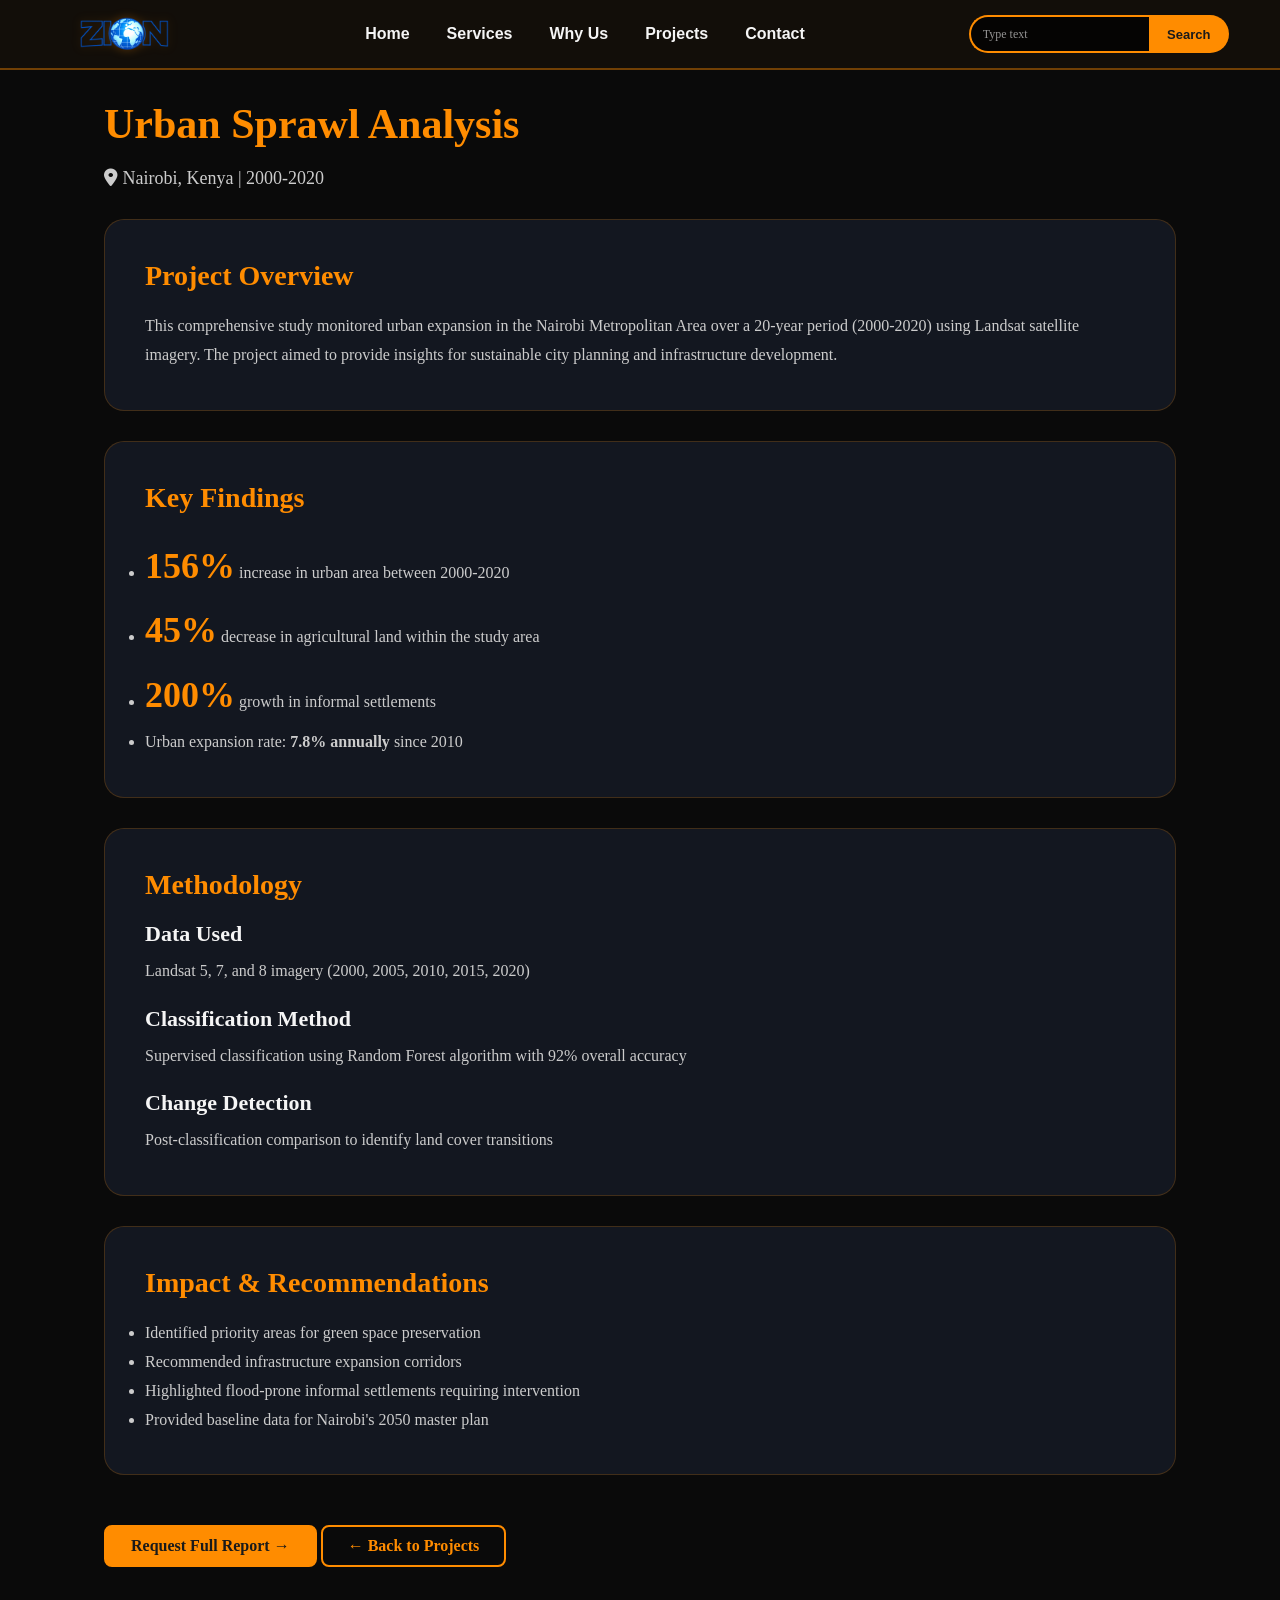
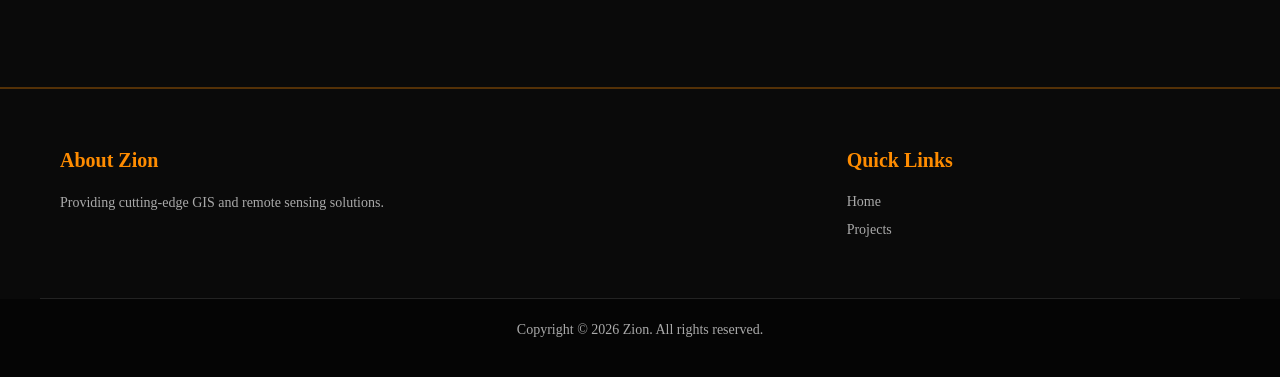
<file: projects/urban-sprawl.html>
<!DOCTYPE html>
<html lang="en">
<head>
    <title>Urban Sprawl Analysis - Zion Projects</title>
    <link rel="stylesheet" href="../style.css">
    <meta name="viewport" content="width=device-width, initial-scale=1.0">
    <link rel="icon" type="image/png" href="../Zion logo.png">
    <link rel="stylesheet" href="https://cdnjs.cloudflare.com/ajax/libs/font-awesome/6.4.0/css/all.min.css">
    <style>
        .detail-page { padding: 100px 5% 60px; max-width: 1200px; margin: 0 auto; }
        .detail-section { background: rgba(20,25,35,0.9); border-radius: 20px; padding: 40px; margin-bottom: 30px; border: 1px solid rgba(255,140,0,0.2); }
        .detail-section h2 { color: #ff8c00; margin-bottom: 20px; font-size: 28px; }
        .detail-section h3 { color: #f5f5f5; margin: 20px 0 10px; font-size: 22px; }
        .detail-section p, .detail-section li { color: #cccccc; line-height: 1.8; }
        .stat-highlight { font-size: 36px; font-weight: bold; color: #ff8c00; }
        .back-button { display: inline-block; background: transparent; border: 2px solid #ff8c00; padding: 10px 25px; border-radius: 8px; color: #ff8c00; text-decoration: none; font-weight: bold; margin-top: 20px; transition: all 0.3s ease; }
        .back-button:hover { background: #ff8c00; color: #1a1a1a; }
    </style>
</head>
<body>
    <div class="navbar">
        <div class="logo"><img src="../Zion logo.png" alt="Zion logo"></div>
        <div class="menu"><ul><li><a href="../index.html">Home</a></li><li><a href="../index.html#services">Services</a></li><li><a href="../index.html#why-choose">Why Us</a></li><li><a href="../index.html#projects">Projects</a></li><li><a href="../index.html#contact">Contact</a></li></ul></div>
        <div class="search"><input class="srch" type="search" placeholder="Type text"><button class="btn">Search</button></div>
    </div>

    <div class="detail-page">
        <h1 style="color: #ff8c00; font-size: 42px; margin-bottom: 20px;">Urban Sprawl Analysis</h1>
        <p style="color: #cccccc; font-size: 18px; margin-bottom: 30px;"><i class="fas fa-map-marker-alt"></i> Nairobi, Kenya | 2000-2020</p>

        <div class="detail-section">
            <h2>Project Overview</h2>
            <p>This comprehensive study monitored urban expansion in the Nairobi Metropolitan Area over a 20-year period (2000-2020) using Landsat satellite imagery. The project aimed to provide insights for sustainable city planning and infrastructure development.</p>
        </div>

        <div class="detail-section">
            <h2>Key Findings</h2>
            <ul>
                <li><span class="stat-highlight">156%</span> increase in urban area between 2000-2020</li>
                <li><span class="stat-highlight">45%</span> decrease in agricultural land within the study area</li>
                <li><span class="stat-highlight">200%</span> growth in informal settlements</li>
                <li>Urban expansion rate: <strong>7.8% annually</strong> since 2010</li>
            </ul>
        </div>

        <div class="detail-section">
            <h2>Methodology</h2>
            <h3>Data Used</h3>
            <p>Landsat 5, 7, and 8 imagery (2000, 2005, 2010, 2015, 2020)</p>
            <h3>Classification Method</h3>
            <p>Supervised classification using Random Forest algorithm with 92% overall accuracy</p>
            <h3>Change Detection</h3>
            <p>Post-classification comparison to identify land cover transitions</p>
        </div>

        <div class="detail-section">
            <h2>Impact & Recommendations</h2>
            <ul>
                <li>Identified priority areas for green space preservation</li>
                <li>Recommended infrastructure expansion corridors</li>
                <li>Highlighted flood-prone informal settlements requiring intervention</li>
                <li>Provided baseline data for Nairobi's 2050 master plan</li>
            </ul>
        </div>

        <div>
            <a href="../index.html#contact" class="back-button" style="background: #ff8c00; color: #1a1a1a;">Request Full Report →</a>
            <a href="../index.html#projects" class="back-button">← Back to Projects</a>
        </div>
    </div>

    <footer style="margin-top: 60px;">
        <div class="container">
            <div class="footer-content"><h3>About Zion</h3><p>Providing cutting-edge GIS and remote sensing solutions.</p></div>
            <div class="footer-links"><h3>Quick Links</h3><ul><li><a href="../index.html">Home</a></li><li><a href="../index.html#projects">Projects</a></li></ul></div>
        </div>
        <div class="bottom-bar"><p>Copyright © 2026 Zion. All rights reserved.</p></div>
    </footer>
</body>
</html>
</file>
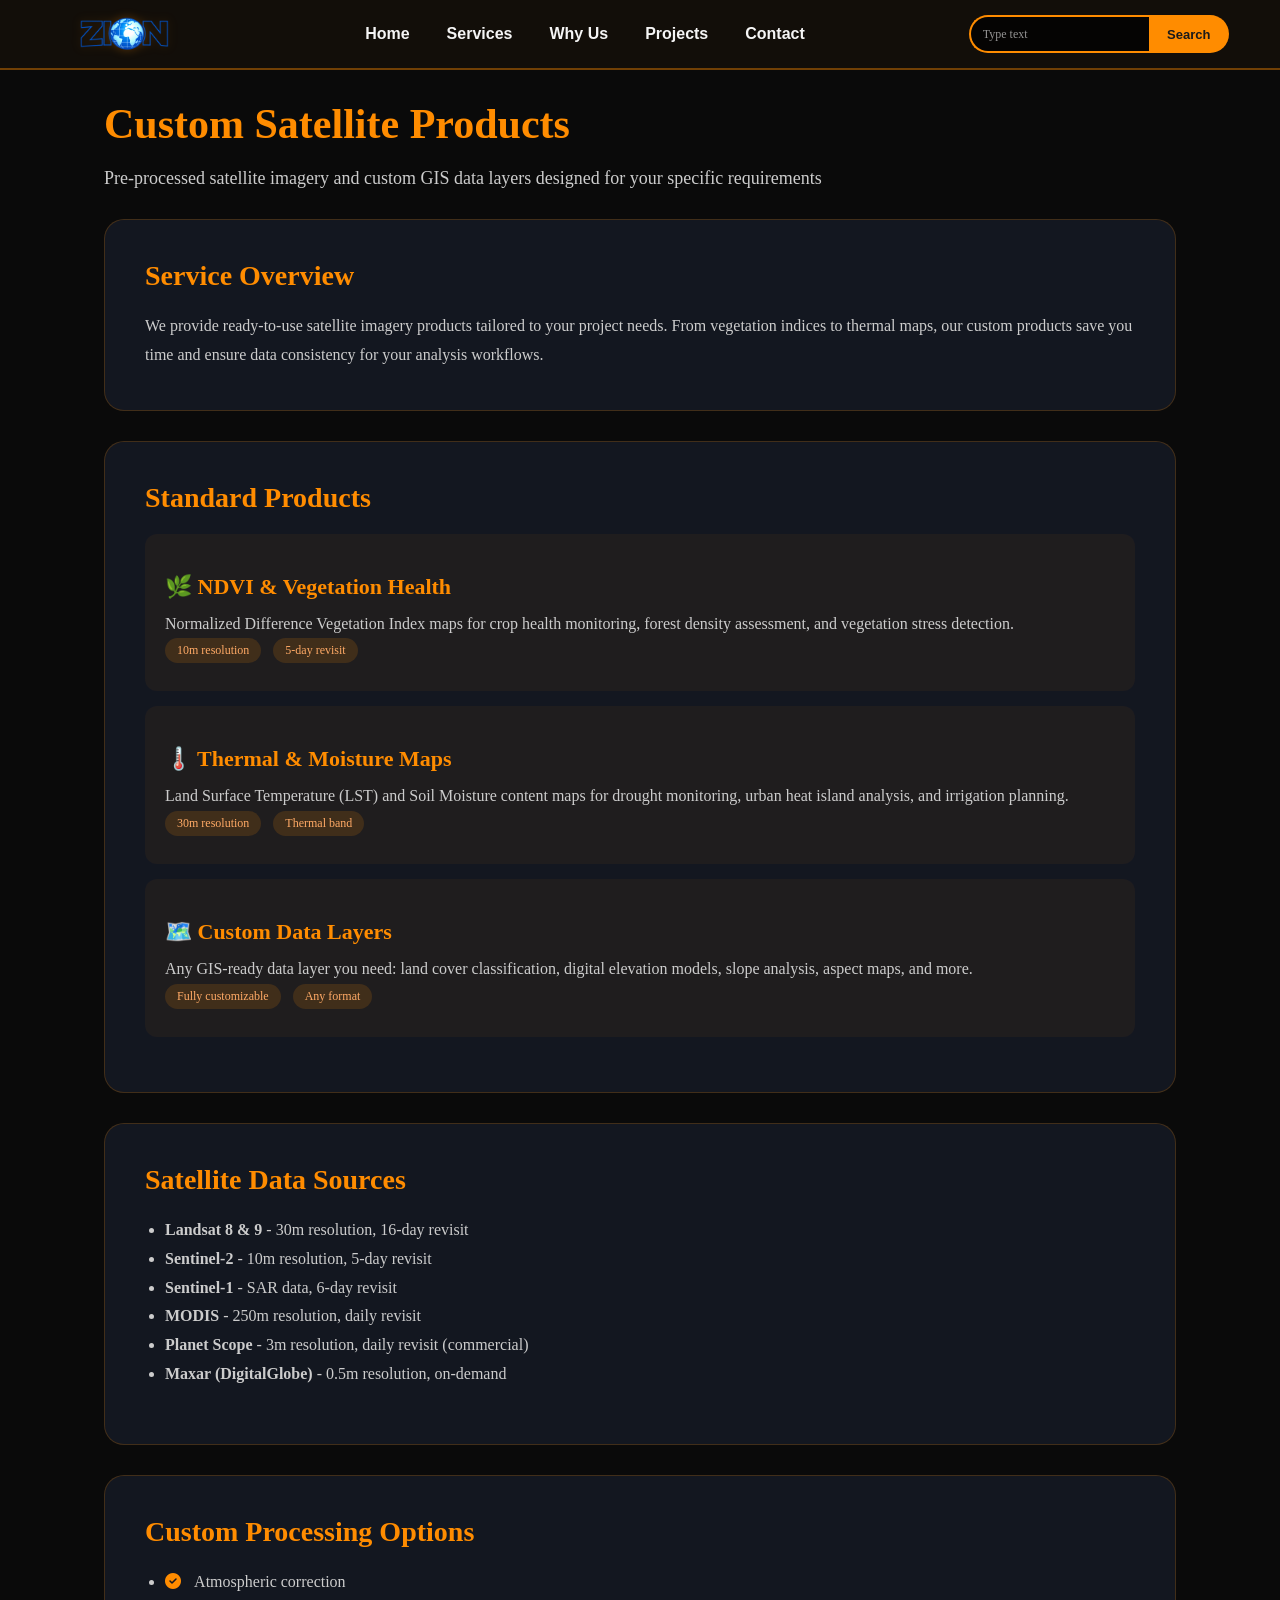
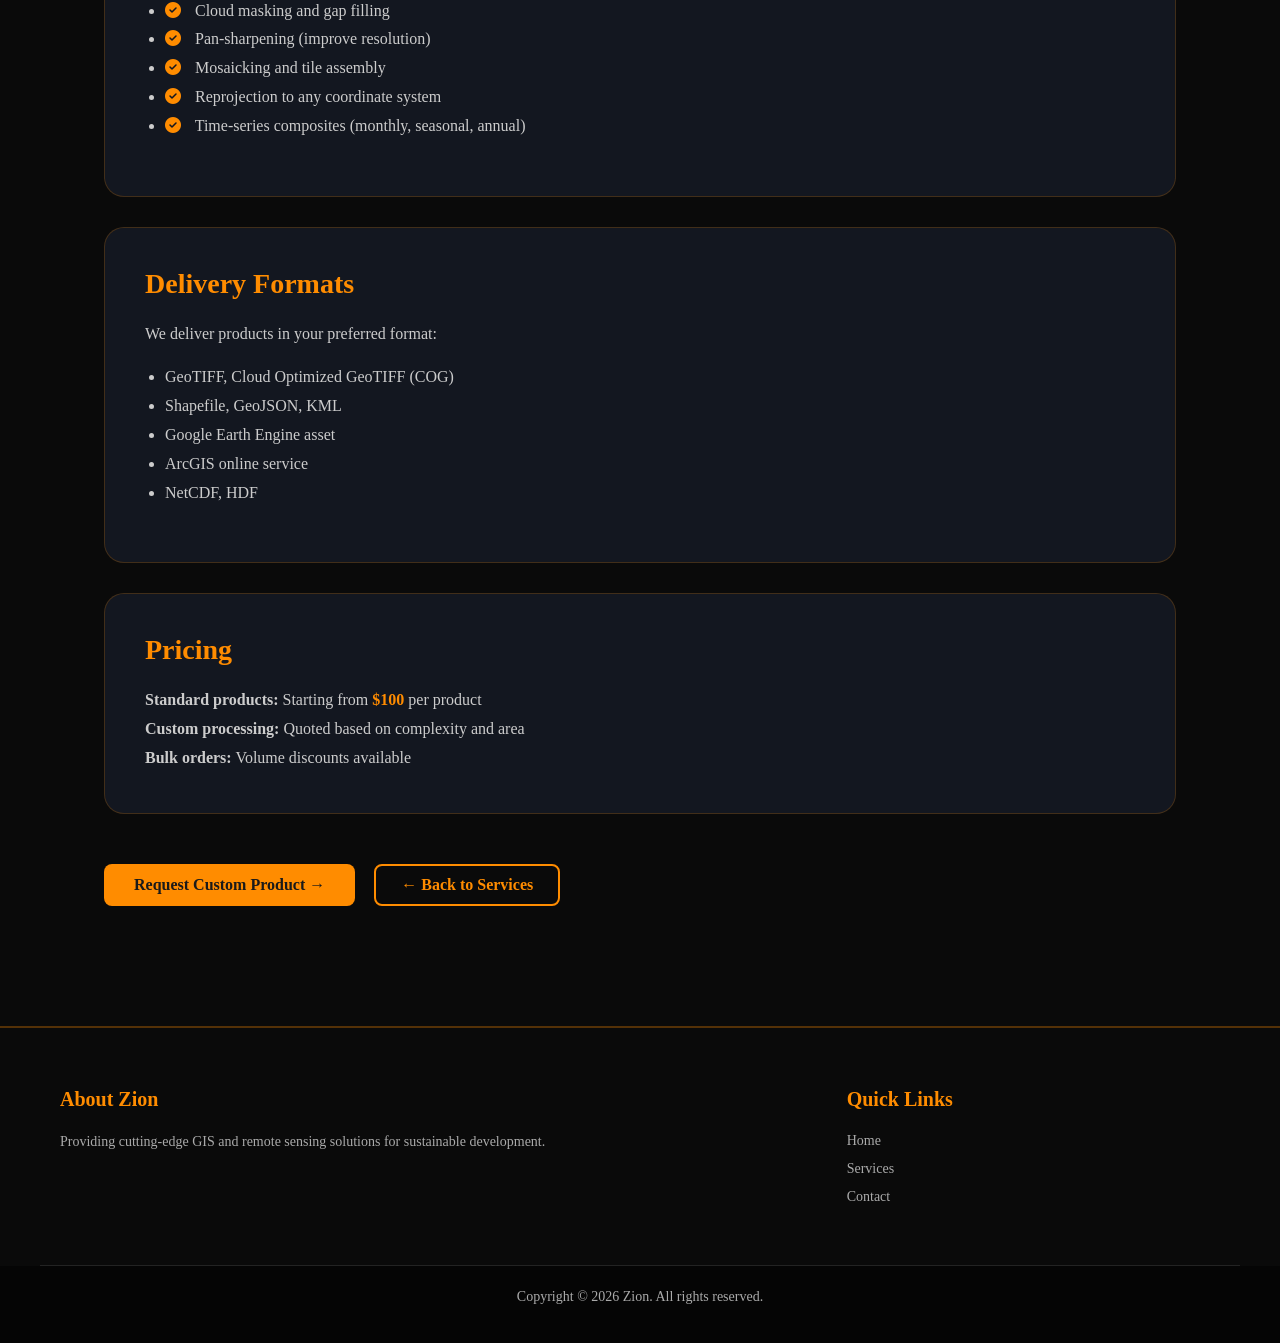
<file: services/custom-satellite.html>
<!DOCTYPE html>
<html lang="en">
<head>
    <title>Custom Satellite Products - Zion</title>
    <link rel="stylesheet" href="../style.css">
    <meta name="viewport" content="width=device-width, initial-scale=1.0">
    <link rel="icon" type="image/png" href="../Zion logo.png">
    <link rel="stylesheet" href="https://cdnjs.cloudflare.com/ajax/libs/font-awesome/6.4.0/css/all.min.css">
    <link rel='stylesheet' href='https://cdn-uicons.flaticon.com/2.6.0/uicons-regular-straight/css/uicons-regular-straight.css'>
    <style>
        .detail-page { padding: 100px 5% 60px; max-width: 1200px; margin: 0 auto; }
        .detail-section { background: rgba(20,25,35,0.9); border-radius: 20px; padding: 40px; margin-bottom: 30px; border: 1px solid rgba(255,140,0,0.2); }
        .detail-section h2 { color: #ff8c00; margin-bottom: 20px; font-size: 28px; }
        .detail-section h3 { color: #f5f5f5; margin: 20px 0 10px; font-size: 22px; }
        .detail-section p, .detail-section li { color: #cccccc; line-height: 1.8; }
        .detail-section ul { padding-left: 20px; margin: 15px 0; }
        .tech-badge { display: inline-block; background: rgba(255,140,0,0.15); padding: 5px 12px; border-radius: 20px; font-size: 12px; color: #ffaa66; margin-right: 8px; margin-bottom: 8px; }
        .back-button { display: inline-block; background: transparent; border: 2px solid #ff8c00; padding: 10px 25px; border-radius: 8px; color: #ff8c00; text-decoration: none; font-weight: bold; margin-top: 20px; transition: all 0.3s ease; }
        .back-button:hover { background: #ff8c00; color: #1a1a1a; }
        .cta-button { display: inline-block; background: #ff8c00; padding: 12px 30px; border-radius: 8px; color: #1a1a1a; text-decoration: none; font-weight: bold; margin-right: 15px; transition: all 0.3s ease; }
        .cta-button:hover { background: #ffaa33; transform: translateY(-2px); }
        .product-card { background: rgba(255,140,0,0.05); border-radius: 12px; padding: 20px; margin-bottom: 15px; }
    </style>
</head>
<body>
    <div class="navbar">
        <div class="logo"><img src="../Zion logo.png" alt="Zion logo"></div>
        <div class="menu"><ul><li><a href="../index.html">Home</a></li><li><a href="../index.html#services">Services</a></li><li><a href="../index.html#why-choose">Why Us</a></li><li><a href="../index.html#projects">Projects</a></li><li><a href="../index.html#contact">Contact</a></li></ul></div>
        <div class="search"><input class="srch" type="search" placeholder="Type text"><button class="btn">Search</button></div>
    </div>

    <div class="detail-page">
        <h1 style="color: #ff8c00; font-size: 42px; margin-bottom: 20px;">Custom Satellite Products</h1>
        <p style="color: #cccccc; font-size: 18px; margin-bottom: 30px;">Pre-processed satellite imagery and custom GIS data layers designed for your specific requirements</p>

        <div class="detail-section">
            <h2>Service Overview</h2>
            <p>We provide ready-to-use satellite imagery products tailored to your project needs. From vegetation indices to thermal maps, our custom products save you time and ensure data consistency for your analysis workflows.</p>
        </div>

        <div class="detail-section">
            <h2>Standard Products</h2>
            <div class="product-card">
                <h3 style="color: #ff8c00; margin-bottom: 10px;">🌿 NDVI & Vegetation Health</h3>
                <p>Normalized Difference Vegetation Index maps for crop health monitoring, forest density assessment, and vegetation stress detection.</p>
                <span class="tech-badge">10m resolution</span>
                <span class="tech-badge">5-day revisit</span>
            </div>
            <div class="product-card">
                <h3 style="color: #ff8c00; margin-bottom: 10px;">🌡️ Thermal & Moisture Maps</h3>
                <p>Land Surface Temperature (LST) and Soil Moisture content maps for drought monitoring, urban heat island analysis, and irrigation planning.</p>
                <span class="tech-badge">30m resolution</span>
                <span class="tech-badge">Thermal band</span>
            </div>
            <div class="product-card">
                <h3 style="color: #ff8c00; margin-bottom: 10px;">🗺️ Custom Data Layers</h3>
                <p>Any GIS-ready data layer you need: land cover classification, digital elevation models, slope analysis, aspect maps, and more.</p>
                <span class="tech-badge">Fully customizable</span>
                <span class="tech-badge">Any format</span>
            </div>
        </div>

        <div class="detail-section">
            <h2>Satellite Data Sources</h2>
            <ul>
                <li><strong>Landsat 8 & 9</strong> - 30m resolution, 16-day revisit</li>
                <li><strong>Sentinel-2</strong> - 10m resolution, 5-day revisit</li>
                <li><strong>Sentinel-1</strong> - SAR data, 6-day revisit</li>
                <li><strong>MODIS</strong> - 250m resolution, daily revisit</li>
                <li><strong>Planet Scope</strong> - 3m resolution, daily revisit (commercial)</li>
                <li><strong>Maxar (DigitalGlobe)</strong> - 0.5m resolution, on-demand</li>
            </ul>
        </div>

        <div class="detail-section">
            <h2>Custom Processing Options</h2>
            <ul>
                <li><i class="fas fa-check-circle" style="color: #ff8c00; margin-right: 10px;"></i> Atmospheric correction</li>
                <li><i class="fas fa-check-circle" style="color: #ff8c00; margin-right: 10px;"></i> Cloud masking and gap filling</li>
                <li><i class="fas fa-check-circle" style="color: #ff8c00; margin-right: 10px;"></i> Pan-sharpening (improve resolution)</li>
                <li><i class="fas fa-check-circle" style="color: #ff8c00; margin-right: 10px;"></i> Mosaicking and tile assembly</li>
                <li><i class="fas fa-check-circle" style="color: #ff8c00; margin-right: 10px;"></i> Reprojection to any coordinate system</li>
                <li><i class="fas fa-check-circle" style="color: #ff8c00; margin-right: 10px;"></i> Time-series composites (monthly, seasonal, annual)</li>
            </ul>
        </div>

        <div class="detail-section">
            <h2>Delivery Formats</h2>
            <p>We deliver products in your preferred format:</p>
            <ul>
                <li>GeoTIFF, Cloud Optimized GeoTIFF (COG)</li>
                <li>Shapefile, GeoJSON, KML</li>
                <li>Google Earth Engine asset</li>
                <li>ArcGIS online service</li>
                <li>NetCDF, HDF</li>
            </ul>
        </div>

        <div class="detail-section">
            <h2>Pricing</h2>
            <p><strong>Standard products:</strong> Starting from <strong style="color: #ff8c00;">$100</strong> per product</p>
            <p><strong>Custom processing:</strong> Quoted based on complexity and area</p>
            <p><strong>Bulk orders:</strong> Volume discounts available</p>
        </div>

        <div>
            <a href="../index.html#contact" class="cta-button">Request Custom Product →</a>
            <a href="../index.html#services" class="back-button">← Back to Services</a>
        </div>
    </div>

    <footer style="margin-top: 60px;">
        <div class="container">
            <div class="footer-content"><h3>About Zion</h3><p>Providing cutting-edge GIS and remote sensing solutions for sustainable development.</p></div>
            <div class="footer-links"><h3>Quick Links</h3><ul><li><a href="../index.html">Home</a></li><li><a href="../index.html#services">Services</a></li><li><a href="../index.html#contact">Contact</a></li></ul></div>
        </div>
        <div class="bottom-bar"><p>Copyright © 2026 Zion. All rights reserved.</p></div>
    </footer>
</body>
</html>
</file>
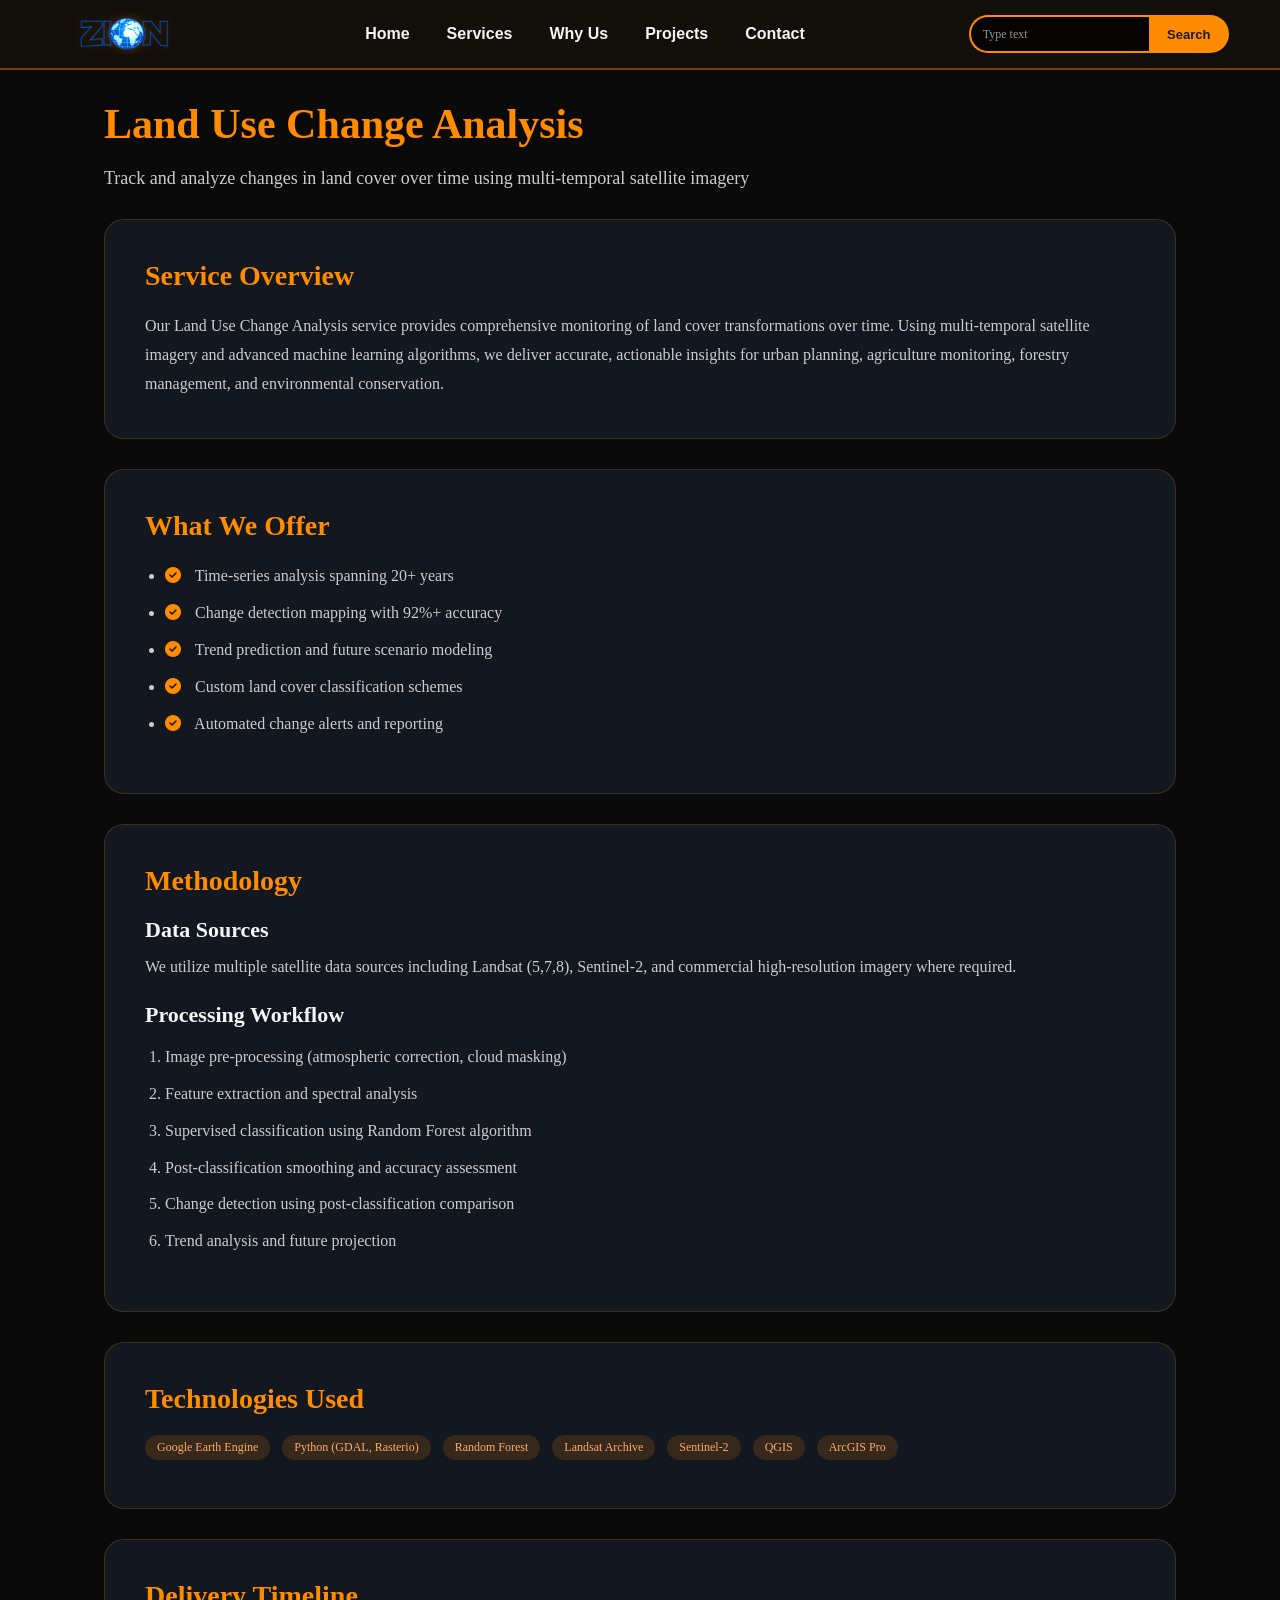
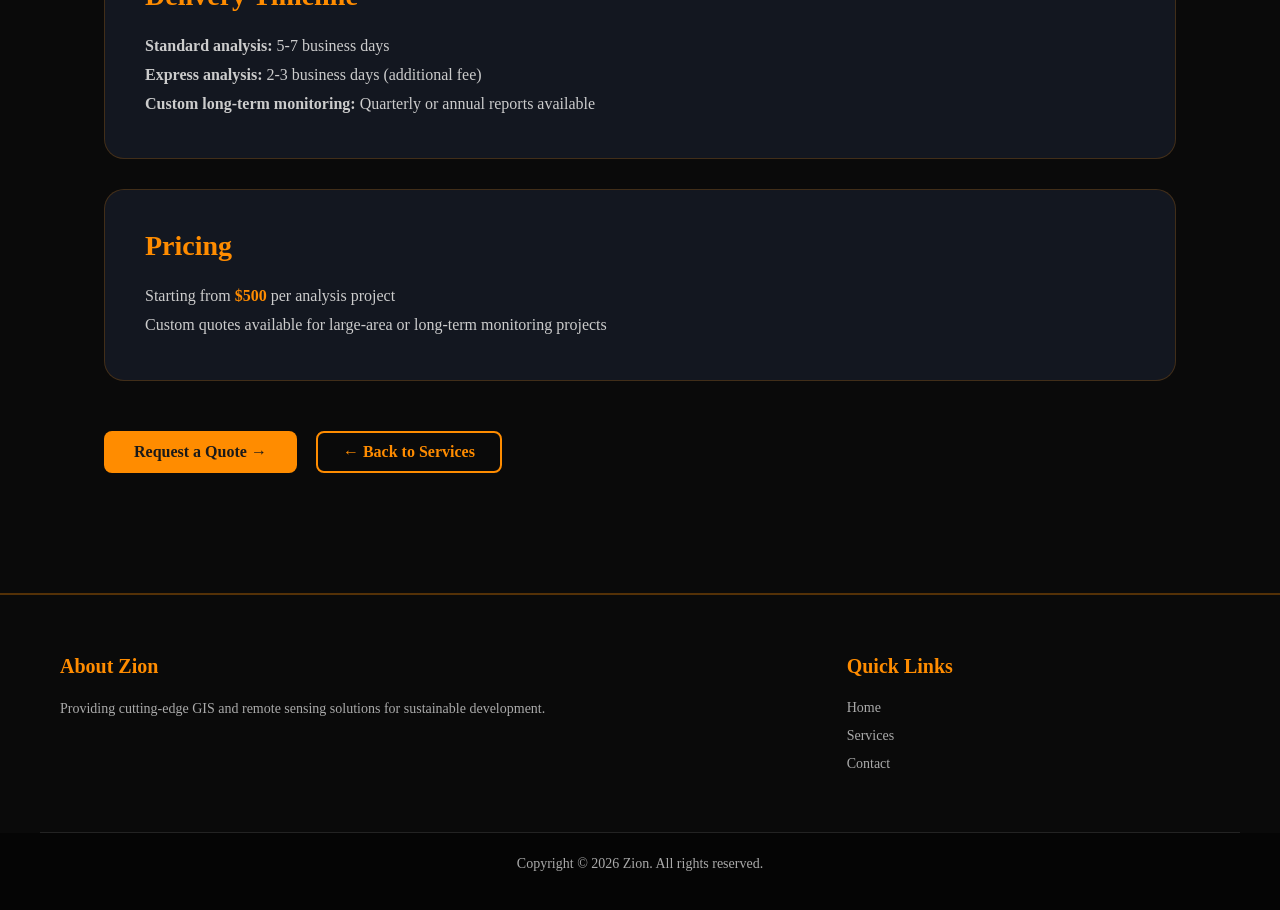
<file: services/land-use-analysis.html>
<!DOCTYPE html>
<html lang="en">
<head>
    <title>Land Use Change Analysis - Zion</title>
    <link rel="stylesheet" href="../style.css">
    <meta name="viewport" content="width=device-width, initial-scale=1.0">
    <link rel="icon" type="image/png" href="../Zion logo.png">
    <link rel="stylesheet" href="https://cdnjs.cloudflare.com/ajax/libs/font-awesome/6.4.0/css/all.min.css">
    <link rel='stylesheet' href='https://cdn-uicons.flaticon.com/2.6.0/uicons-regular-straight/css/uicons-regular-straight.css'>
    <style>
        .detail-page {
            padding: 100px 5% 60px;
            max-width: 1200px;
            margin: 0 auto;
        }
        .detail-section {
            background: rgba(20, 25, 35, 0.9);
            border-radius: 20px;
            padding: 40px;
            margin-bottom: 30px;
            border: 1px solid rgba(255, 140, 0, 0.2);
        }
        .detail-section h2 {
            color: #ff8c00;
            margin-bottom: 20px;
            font-size: 28px;
        }
        .detail-section h3 {
            color: #f5f5f5;
            margin: 20px 0 10px;
            font-size: 22px;
        }
        .detail-section p, .detail-section li {
            color: #cccccc;
            line-height: 1.8;
        }
        .detail-section ul, .detail-section ol {
            padding-left: 20px;
            margin: 15px 0;
        }
        .detail-section li {
            margin-bottom: 8px;
        }
        .tech-badge {
            display: inline-block;
            background: rgba(255, 140, 0, 0.15);
            padding: 5px 12px;
            border-radius: 20px;
            font-size: 12px;
            color: #ffaa66;
            margin-right: 8px;
            margin-bottom: 8px;
        }
        .back-button {
            display: inline-block;
            background: transparent;
            border: 2px solid #ff8c00;
            padding: 10px 25px;
            border-radius: 8px;
            color: #ff8c00;
            text-decoration: none;
            font-weight: bold;
            margin-top: 20px;
            transition: all 0.3s ease;
        }
        .back-button:hover {
            background: #ff8c00;
            color: #1a1a1a;
        }
        .cta-button {
            display: inline-block;
            background: #ff8c00;
            padding: 12px 30px;
            border-radius: 8px;
            color: #1a1a1a;
            text-decoration: none;
            font-weight: bold;
            margin-right: 15px;
            transition: all 0.3s ease;
        }
        .cta-button:hover {
            background: #ffaa33;
            transform: translateY(-2px);
        }
    </style>
</head>
<body>
    <div class="navbar">
        <div class="logo">
            <img src="../Zion logo.png" alt="Zion logo">
        </div>
        <div class="menu">
            <ul>
                <li><a href="../index.html">Home</a></li>
                <li><a href="../index.html#services">Services</a></li>
                <li><a href="../index.html#why-choose">Why Us</a></li>
                <li><a href="../index.html#projects">Projects</a></li>
                <li><a href="../index.html#contact">Contact</a></li>
            </ul>
        </div>
        <div class="search">
            <input class="srch" type="search" placeholder="Type text">
            <button class="btn">Search</button>
        </div>
    </div>

    <div class="detail-page">
        <h1 style="color: #ff8c00; font-size: 42px; margin-bottom: 20px;">Land Use Change Analysis</h1>
        <p style="color: #cccccc; font-size: 18px; margin-bottom: 30px;">Track and analyze changes in land cover over time using multi-temporal satellite imagery</p>

        <div class="detail-section">
            <h2>Service Overview</h2>
            <p>Our Land Use Change Analysis service provides comprehensive monitoring of land cover transformations over time. Using multi-temporal satellite imagery and advanced machine learning algorithms, we deliver accurate, actionable insights for urban planning, agriculture monitoring, forestry management, and environmental conservation.</p>
        </div>

        <div class="detail-section">
            <h2>What We Offer</h2>
            <ul>
                <li><i class="fas fa-check-circle" style="color: #ff8c00; margin-right: 10px;"></i> Time-series analysis spanning 20+ years</li>
                <li><i class="fas fa-check-circle" style="color: #ff8c00; margin-right: 10px;"></i> Change detection mapping with 92%+ accuracy</li>
                <li><i class="fas fa-check-circle" style="color: #ff8c00; margin-right: 10px;"></i> Trend prediction and future scenario modeling</li>
                <li><i class="fas fa-check-circle" style="color: #ff8c00; margin-right: 10px;"></i> Custom land cover classification schemes</li>
                <li><i class="fas fa-check-circle" style="color: #ff8c00; margin-right: 10px;"></i> Automated change alerts and reporting</li>
            </ul>
        </div>

        <div class="detail-section">
            <h2>Methodology</h2>
            <h3>Data Sources</h3>
            <p>We utilize multiple satellite data sources including Landsat (5,7,8), Sentinel-2, and commercial high-resolution imagery where required.</p>
            
            <h3>Processing Workflow</h3>
            <ol>
                <li>Image pre-processing (atmospheric correction, cloud masking)</li>
                <li>Feature extraction and spectral analysis</li>
                <li>Supervised classification using Random Forest algorithm</li>
                <li>Post-classification smoothing and accuracy assessment</li>
                <li>Change detection using post-classification comparison</li>
                <li>Trend analysis and future projection</li>
            </ol>
        </div>

        <div class="detail-section">
            <h2>Technologies Used</h2>
            <div>
                <span class="tech-badge">Google Earth Engine</span>
                <span class="tech-badge">Python (GDAL, Rasterio)</span>
                <span class="tech-badge">Random Forest</span>
                <span class="tech-badge">Landsat Archive</span>
                <span class="tech-badge">Sentinel-2</span>
                <span class="tech-badge">QGIS</span>
                <span class="tech-badge">ArcGIS Pro</span>
            </div>
        </div>

        <div class="detail-section">
            <h2>Delivery Timeline</h2>
            <p><strong>Standard analysis:</strong> 5-7 business days</p>
            <p><strong>Express analysis:</strong> 2-3 business days (additional fee)</p>
            <p><strong>Custom long-term monitoring:</strong> Quarterly or annual reports available</p>
        </div>

        <div class="detail-section">
            <h2>Pricing</h2>
            <p>Starting from <strong style="color: #ff8c00;">$500</strong> per analysis project</p>
            <p>Custom quotes available for large-area or long-term monitoring projects</p>
        </div>

        <div>
            <a href="../index.html#contact" class="cta-button">Request a Quote →</a>
            <a href="../index.html#services" class="back-button">← Back to Services</a>
        </div>
    </div>

    <footer style="margin-top: 60px;">
        <div class="container">
            <div class="footer-content">
                <h3>About Zion</h3>
                <p>Providing cutting-edge GIS and remote sensing solutions for sustainable development.</p>
            </div>
            <div class="footer-links">
                <h3>Quick Links</h3>
                <ul>
                    <li><a href="../index.html">Home</a></li>
                    <li><a href="../index.html#services">Services</a></li>
                    <li><a href="../index.html#contact">Contact</a></li>
                </ul>
            </div>
        </div>
        <div class="bottom-bar">
            <p>Copyright © 2026 Zion. All rights reserved.</p>
        </div>
    </footer>
</body>
</html>
</file>
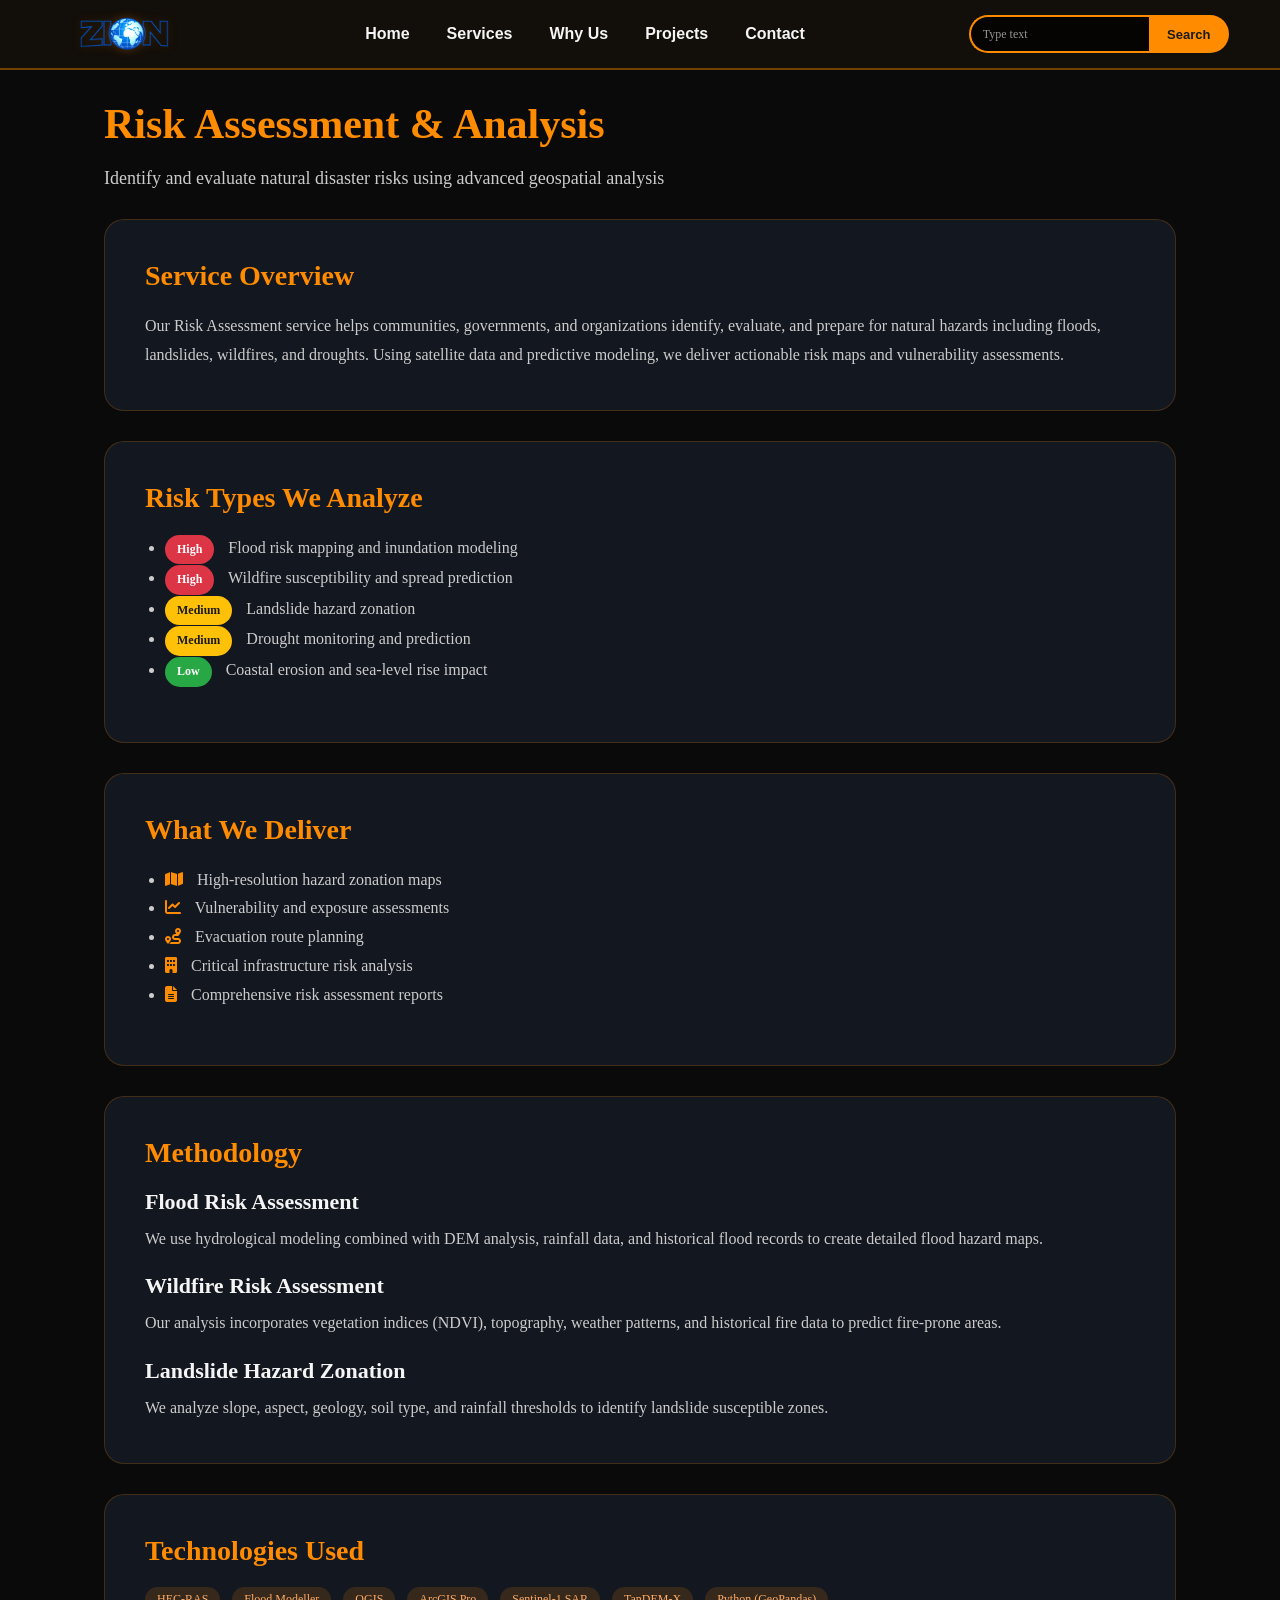
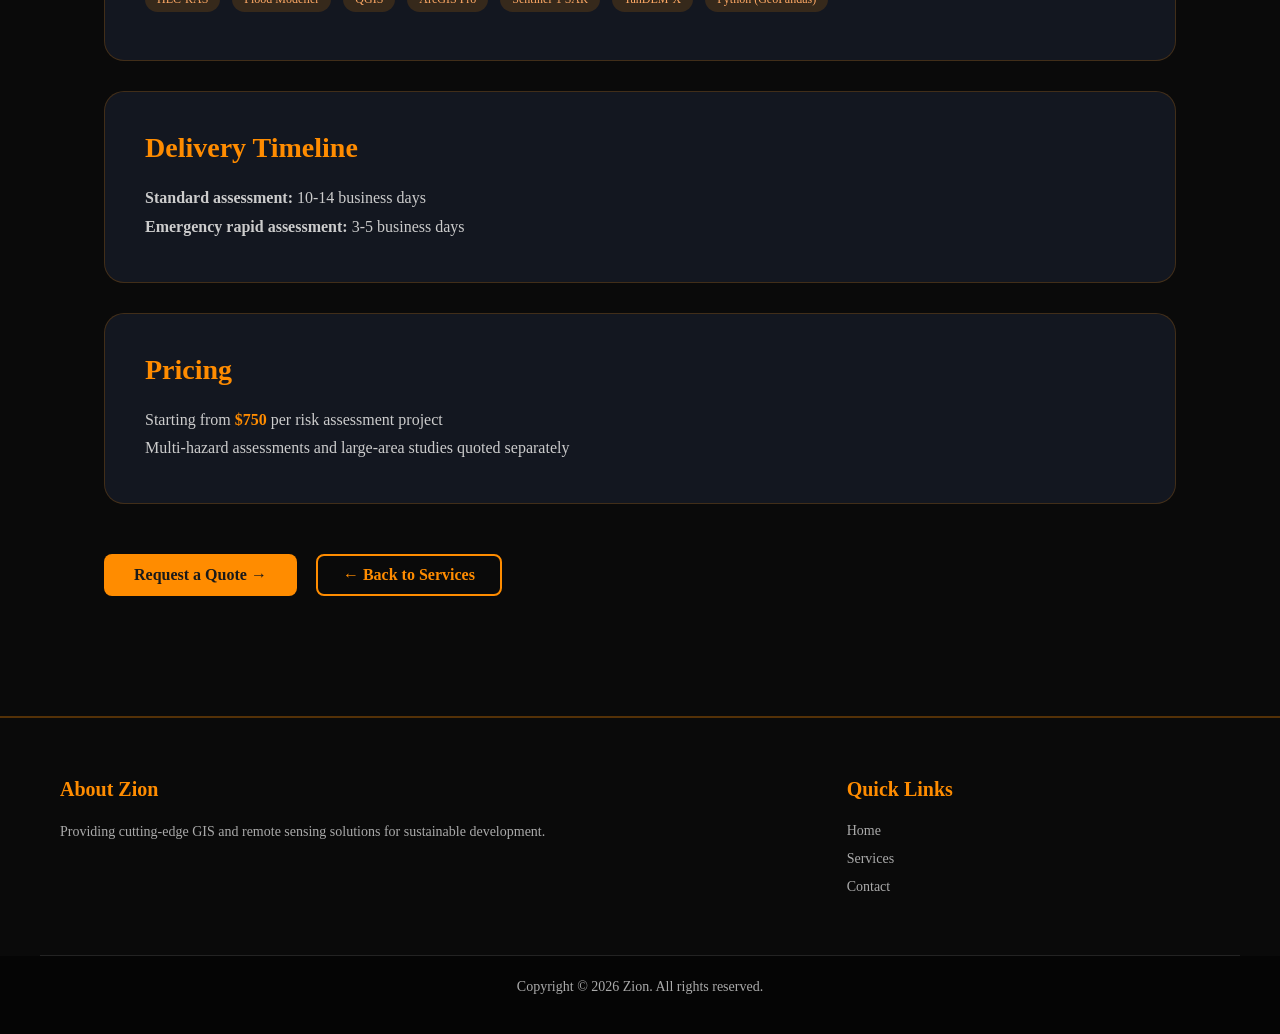
<file: services/risk-assessment.html>
<!DOCTYPE html>
<html lang="en">
<head>
    <title>Risk Assessment & Analysis - Zion</title>
    <link rel="stylesheet" href="../style.css">
    <meta name="viewport" content="width=device-width, initial-scale=1.0">
    <link rel="icon" type="image/png" href="../Zion logo.png">
    <link rel="stylesheet" href="https://cdnjs.cloudflare.com/ajax/libs/font-awesome/6.4.0/css/all.min.css">
    <link rel='stylesheet' href='https://cdn-uicons.flaticon.com/2.6.0/uicons-regular-straight/css/uicons-regular-straight.css'>
    <style>
        .detail-page { padding: 100px 5% 60px; max-width: 1200px; margin: 0 auto; }
        .detail-section { background: rgba(20,25,35,0.9); border-radius: 20px; padding: 40px; margin-bottom: 30px; border: 1px solid rgba(255,140,0,0.2); }
        .detail-section h2 { color: #ff8c00; margin-bottom: 20px; font-size: 28px; }
        .detail-section h3 { color: #f5f5f5; margin: 20px 0 10px; font-size: 22px; }
        .detail-section p, .detail-section li { color: #cccccc; line-height: 1.8; }
        .detail-section ul, .detail-section ol { padding-left: 20px; margin: 15px 0; }
        .tech-badge { display: inline-block; background: rgba(255,140,0,0.15); padding: 5px 12px; border-radius: 20px; font-size: 12px; color: #ffaa66; margin-right: 8px; margin-bottom: 8px; }
        .back-button { display: inline-block; background: transparent; border: 2px solid #ff8c00; padding: 10px 25px; border-radius: 8px; color: #ff8c00; text-decoration: none; font-weight: bold; margin-top: 20px; transition: all 0.3s ease; }
        .back-button:hover { background: #ff8c00; color: #1a1a1a; }
        .cta-button { display: inline-block; background: #ff8c00; padding: 12px 30px; border-radius: 8px; color: #1a1a1a; text-decoration: none; font-weight: bold; margin-right: 15px; transition: all 0.3s ease; }
        .cta-button:hover { background: #ffaa33; transform: translateY(-2px); }
        .risk-level { display: inline-block; padding: 4px 12px; border-radius: 20px; font-size: 12px; font-weight: bold; margin-right: 10px; }
        .risk-high { background: #dc3545; color: white; }
        .risk-medium { background: #ffc107; color: #1a1a1a; }
        .risk-low { background: #28a745; color: white; }
    </style>
</head>
<body>
    <div class="navbar">
        <div class="logo"><img src="../Zion logo.png" alt="Zion logo"></div>
        <div class="menu"><ul><li><a href="../index.html">Home</a></li><li><a href="../index.html#services">Services</a></li><li><a href="../index.html#why-choose">Why Us</a></li><li><a href="../index.html#projects">Projects</a></li><li><a href="../index.html#contact">Contact</a></li></ul></div>
        <div class="search"><input class="srch" type="search" placeholder="Type text"><button class="btn">Search</button></div>
    </div>

    <div class="detail-page">
        <h1 style="color: #ff8c00; font-size: 42px; margin-bottom: 20px;">Risk Assessment & Analysis</h1>
        <p style="color: #cccccc; font-size: 18px; margin-bottom: 30px;">Identify and evaluate natural disaster risks using advanced geospatial analysis</p>

        <div class="detail-section">
            <h2>Service Overview</h2>
            <p>Our Risk Assessment service helps communities, governments, and organizations identify, evaluate, and prepare for natural hazards including floods, landslides, wildfires, and droughts. Using satellite data and predictive modeling, we deliver actionable risk maps and vulnerability assessments.</p>
        </div>

        <div class="detail-section">
            <h2>Risk Types We Analyze</h2>
            <ul>
                <li><span class="risk-level risk-high">High</span> Flood risk mapping and inundation modeling</li>
                <li><span class="risk-level risk-high">High</span> Wildfire susceptibility and spread prediction</li>
                <li><span class="risk-level risk-medium">Medium</span> Landslide hazard zonation</li>
                <li><span class="risk-level risk-medium">Medium</span> Drought monitoring and prediction</li>
                <li><span class="risk-level risk-low">Low</span> Coastal erosion and sea-level rise impact</li>
            </ul>
        </div>

        <div class="detail-section">
            <h2>What We Deliver</h2>
            <ul>
                <li><i class="fas fa-map" style="color: #ff8c00; margin-right: 10px;"></i> High-resolution hazard zonation maps</li>
                <li><i class="fas fa-chart-line" style="color: #ff8c00; margin-right: 10px;"></i> Vulnerability and exposure assessments</li>
                <li><i class="fas fa-route" style="color: #ff8c00; margin-right: 10px;"></i> Evacuation route planning</li>
                <li><i class="fas fa-building" style="color: #ff8c00; margin-right: 10px;"></i> Critical infrastructure risk analysis</li>
                <li><i class="fas fa-file-alt" style="color: #ff8c00; margin-right: 10px;"></i> Comprehensive risk assessment reports</li>
            </ul>
        </div>

        <div class="detail-section">
            <h2>Methodology</h2>
            <h3>Flood Risk Assessment</h3>
            <p>We use hydrological modeling combined with DEM analysis, rainfall data, and historical flood records to create detailed flood hazard maps.</p>
            <h3>Wildfire Risk Assessment</h3>
            <p>Our analysis incorporates vegetation indices (NDVI), topography, weather patterns, and historical fire data to predict fire-prone areas.</p>
            <h3>Landslide Hazard Zonation</h3>
            <p>We analyze slope, aspect, geology, soil type, and rainfall thresholds to identify landslide susceptible zones.</p>
        </div>

        <div class="detail-section">
            <h2>Technologies Used</h2>
            <div>
                <span class="tech-badge">HEC-RAS</span>
                <span class="tech-badge">Flood Modeller</span>
                <span class="tech-badge">QGIS</span>
                <span class="tech-badge">ArcGIS Pro</span>
                <span class="tech-badge">Sentinel-1 SAR</span>
                <span class="tech-badge">TanDEM-X</span>
                <span class="tech-badge">Python (GeoPandas)</span>
            </div>
        </div>

        <div class="detail-section">
            <h2>Delivery Timeline</h2>
            <p><strong>Standard assessment:</strong> 10-14 business days</p>
            <p><strong>Emergency rapid assessment:</strong> 3-5 business days</p>
        </div>

        <div class="detail-section">
            <h2>Pricing</h2>
            <p>Starting from <strong style="color: #ff8c00;">$750</strong> per risk assessment project</p>
            <p>Multi-hazard assessments and large-area studies quoted separately</p>
        </div>

        <div>
            <a href="../index.html#contact" class="cta-button">Request a Quote →</a>
            <a href="../index.html#services" class="back-button">← Back to Services</a>
        </div>
    </div>

    <footer style="margin-top: 60px;">
        <div class="container">
            <div class="footer-content"><h3>About Zion</h3><p>Providing cutting-edge GIS and remote sensing solutions for sustainable development.</p></div>
            <div class="footer-links"><h3>Quick Links</h3><ul><li><a href="../index.html">Home</a></li><li><a href="../index.html#services">Services</a></li><li><a href="../index.html#contact">Contact</a></li></ul></div>
        </div>
        <div class="bottom-bar"><p>Copyright © 2026 Zion. All rights reserved.</p></div>
    </footer>
</body>
</html>
</file>
<file: style.css>
* {
    margin: 0;
    padding: 0;
    box-sizing: border-box;
}

html {
    scroll-behavior: smooth;
    scroll-padding-top: 75px;
}

body {
    min-height: 100vh;
    display: flex;
    flex-direction: column;
    background: #0a0a0a;
}

/* ========== MAIN HERO SECTION - BACKGROUND SCROLLS AWAY ========== */
.main {
    width: 100%;
    min-height: 100vh;
    background: linear-gradient(to top, rgba(0, 0, 0, 0.7), rgba(0, 0, 0, 0.5)),
                url("nasa-Q1p7bh3SHj8-unsplash.jpg");
    background-position: center;
    background-size: cover;
    background-attachment: scroll;  /* CRITICAL: This makes it scroll away */
    background-repeat: no-repeat;
    position: relative;
    padding-top: 70px;
}

/* ========== NAVBAR - COMPACT & CONSISTENT ========== */
.navbar {
    width: 100%;
    background: rgba(20, 15, 10, 0.95);
    backdrop-filter: blur(10px);
    position: fixed;
    top: 0;
    left: 0;
    z-index: 1000;
    padding: 8px 4%;
    display: flex;
    justify-content: space-between;
    align-items: center;
    border-bottom: 2px solid rgba(255, 140, 0, 0.4);
    transition: all 0.3s ease;
    height: 70px;
}

.menu-toggle {
    display: none;
}

/* LOGO */
.logo img {
    width: 150px;
    height: auto;
    display: block;
    filter: brightness(1.2) drop-shadow(0 0 5px rgba(255, 140, 0, 0.3));
    transition: transform 0.3s ease, filter 0.3s ease;
}

.logo img:hover {
    transform: scale(1.05);
    filter: brightness(1.3) drop-shadow(0 0 10px rgba(255, 140, 0, 0.5));
}

/* HAMBURGER - HIDDEN ON DESKTOP */
.hamburger {
    display: none;
    flex-direction: column;
    cursor: pointer;
    z-index: 1001;
}

.hamburger span {
    width: 28px;
    height: 3px;
    background: #ff8c00;
    margin: 3px 0;
    transition: all 0.3s ease;
    border-radius: 3px;
}

/* MENU LINKS - DESKTOP */
.menu ul {
    display: flex;
    list-style: none;
    gap: 5px;
    margin: 0;
    padding: 0;
}

.menu ul li a {
    color: #f5f5f5;
    padding: 8px 16px;
    font-size: 16px;
    font-family: 'Inter', Arial, sans-serif;
    font-weight: bold;
    text-decoration: none;
    border-radius: 8px;
    transition: all 0.3s ease;
    display: inline-block;
    position: relative;
}

.menu ul li a::after {
    content: '';
    position: absolute;
    bottom: 3px;
    left: 50%;
    transform: translateX(-50%);
    width: 0;
    height: 2px;
    background: #ff8c00;
    transition: width 0.3s ease;
    border-radius: 2px;
}

.menu ul li a:hover::after {
    width: 50%;
}

.menu ul li a:hover {
    color: #ff8c00;
    background: rgba(255, 140, 0, 0.1);
}

/* SEARCH BAR */
.search {
    display: flex;
    align-items: center;
    gap: 0;
}

.srch {
    font-family: 'Times New Roman', serif;
    height: 38px;
    width: 180px;
    background: rgba(0, 0, 0, 0.7);
    border: 2px solid #ff8c00;
    border-right: none;
    font-size: 13px;
    padding: 0 12px;
    color: #f5f5f5;
    border-radius: 30px 0 0 30px;
    outline: none;
    transition: all 0.3s ease;
}

.srch:focus {
    border-color: #ffaa33;
    background: rgba(0, 0, 0, 0.9);
    box-shadow: 0 0 8px rgba(255, 140, 0, 0.4);
}

.srch::placeholder {
    color: rgba(245, 245, 245, 0.6);
    font-size: 12px;
}

.btn {
    width: 80px;
    height: 38px;
    background: #ff8c00;
    font-size: 13px;
    font-weight: bold;
    border: none;
    cursor: pointer;
    border-radius: 0 30px 30px 0;
    transition: all 0.3s ease;
    color: #1a1a1a;
}

.btn:hover {
    background: #ffaa33;
    color: #0a0a0a;
    transform: scale(1.02);
}

/* Content - Now scrolls naturally */
.content {
    position: relative;
    top: auto;
    left: auto;
    transform: none;
    padding: 60px 5% 80px 8%;
    color: #f5f5f5;
    max-width: 650px;
    z-index: 1;
    text-shadow: 2px 2px 4px rgba(0, 0, 0, 0.5);
}

.content h1 {
    font-size: 55px;
    font-family: Arial;
    margin-bottom: 20px;
    animation: fadeInUp 1s ease;
}

.content span {
    color: #ff8c00;
    text-shadow: 0 0 10px rgba(255, 140, 0, 0.5);
}

.par {
    margin-top: 5px;
    line-height: 1.6;
    font-size: 20px;
    margin-bottom: 20px;
    animation: fadeInUp 1s ease 0.2s backwards;
}

.content .cn {
    width: 170px;
    height: 45px;
    background: #ff8c00;
    border: none;
    font-size: 18px;
    font-weight: bold;
    border-radius: 10px;
    cursor: pointer;
    transition: all 0.4s ease;
    animation: fadeInUp 1s ease 0.4s backwards;
}

.content .cn a {
    text-decoration: none;
    color: #1a1a1a;
    display: block;
    width: 100%;
    height: 100%;
    line-height: 45px;
    font-weight: bold;
}

.cn:hover {
    background: #ffaa33;
    transform: translateY(-3px);
    box-shadow: 0 5px 20px rgba(255, 140, 0, 0.4);
}

/* Animations */
@keyframes fadeInUp {
    from {
        opacity: 0;
        transform: translateY(30px);
    }
    to {
        opacity: 1;
        transform: translateY(0);
    }
}

/* ========== GLOBAL SECTION STYLES ========== */
.container {
    max-width: 1200px;
    margin: 0 auto;
    padding: 0 20px;
}

.section-header {
    text-align: center;
    margin-bottom: 50px;
}

.section-header h2 {
    font-size: 42px;
    color: #f5f5f5;
    margin-bottom: 15px;
    position: relative;
    display: inline-block;
}

.section-header h2::before {
    content: '';
    position: absolute;
    bottom: -12px;
    left: 50%;
    transform: translateX(-50%);
    width: 70px;
    height: 3px;
    background: #ff8c00;
    border-radius: 2px;
}

.section-header h2 span {
    color: #ff8c00;
}

.section-header p {
    font-size: 18px;
    color: #cccccc;
}

.three-columns {
    display: flex;
    gap: 30px;
    justify-content: center;
    flex-wrap: wrap;
}

.three-columns > * {
    flex: 1;
    min-width: 280px;
}

/* ========== SERVICES SECTION ========== */
.services-section {
    padding: 80px 0;
    background: linear-gradient(135deg, #0d1117 0%, #0a0e13 100%);
    position: relative;
    overflow: hidden;
    scroll-margin-top: 75px;
}

.services-section::before {
    content: '';
    position: absolute;
    top: 0;
    left: 0;
    right: 0;
    height: 1px;
    background: linear-gradient(90deg, transparent, #ff8c00, transparent);
}

.service-card {
    background: rgba(20, 25, 35, 0.9);
    backdrop-filter: blur(10px);
    padding: 40px 25px;
    border-radius: 20px;
    text-align: center;
    transition: all 0.4s cubic-bezier(0.4, 0, 0.2, 1);
    border: 1px solid rgba(255, 140, 0, 0.2);
    position: relative;
    overflow: hidden;
}

.service-card::before {
    content: '';
    position: absolute;
    top: 0;
    left: -100%;
    width: 100%;
    height: 100%;
    background: linear-gradient(90deg, transparent, rgba(255, 140, 0, 0.1), transparent);
    transition: left 0.5s ease;
}

.service-card:hover::before {
    left: 100%;
}

.service-card:hover {
    transform: translateY(-10px);
    border-color: rgba(255, 140, 0, 0.5);
    box-shadow: 0 20px 40px rgba(0, 0, 0, 0.3), 0 0 20px rgba(255, 140, 0, 0.1);
}

.card-icon {
    font-size: 60px;
    margin-bottom: 20px;
    color: #ff8c00;
}

.card-icon i {
    transition: transform 0.3s ease;
}

.service-card:hover .card-icon i {
    transform: scale(1.1);
}

.service-card h3 {
    font-size: 24px;
    color: #f5f5f5;
    margin-bottom: 15px;
}

.service-card p {
    color: #b0b0b0;
    line-height: 1.6;
    margin-bottom: 20px;
    font-size: 15px;
}

.service-features {
    list-style: none;
    text-align: left;
    margin-bottom: 20px;
    padding-left: 20px;
}

.service-features li {
    color: #cccccc;
    margin-bottom: 8px;
    font-size: 14px;
}

.service-features i {
    color: #ff8c00;
    margin-right: 10px;
}

.card-link {
    color: #ff8c00;
    text-decoration: none;
    font-weight: bold;
    font-size: 15px;
    transition: all 0.3s ease;
    display: inline-block;
}

.card-link i {
    margin-left: 5px;
    transition: transform 0.3s ease;
}

.card-link:hover {
    color: #ffaa33;
}

.card-link:hover i {
    transform: translateX(5px);
}

/* ========== WHY CHOOSE SECTION ========== */
.why-section {
    padding: 80px 0;
    background: linear-gradient(135deg, #0a0e13 0%, #0d1117 100%);
    position: relative;
    scroll-margin-top: 75px;
}

.benefit-card {
    text-align: center;
    padding: 40px 25px;
    background: rgba(255, 140, 0, 0.08);
    border-radius: 20px;
    backdrop-filter: blur(10px);
    transition: all 0.4s ease;
    border: 1px solid rgba(255, 140, 0, 0.2);
}

.benefit-card:hover {
    background: rgba(255, 140, 0, 0.15);
    transform: translateY(-5px);
    border-color: rgba(255, 140, 0, 0.5);
    box-shadow: 0 10px 30px rgba(0, 0, 0, 0.3);
}

.benefit-icon {
    font-size: 55px;
    margin-bottom: 20px;
    color: #ff8c00;
}

.benefit-card h3 {
    font-size: 24px;
    margin-bottom: 15px;
    color: #f5f5f5;
}

.benefit-card p {
    color: #cccccc;
    line-height: 1.6;
    margin-bottom: 20px;
    font-size: 15px;
}

.benefit-stat {
    display: inline-block;
    background: linear-gradient(135deg, #ff8c00, #ff6600);
    padding: 6px 18px;
    border-radius: 25px;
    font-size: 14px;
    font-weight: bold;
    color: #1a1a1a;
}

/* ========== PROJECTS SECTION ========== */
.projects-section {
    padding: 80px 0;
    background: linear-gradient(135deg, #0d1117 0%, #0a0e13 100%);
    position: relative;
    scroll-margin-top: 75px;
}

.projects-grid {
    display: grid;
    grid-template-columns: repeat(auto-fit, minmax(280px, 1fr));
    gap: 30px;
}

.project-card {
    background: rgba(20, 25, 35, 0.9);
    border-radius: 20px;
    overflow: hidden;
    transition: all 0.4s ease;
    padding: 30px 25px;
    border: 1px solid rgba(255, 140, 0, 0.2);
}

.project-card:hover {
    transform: translateY(-5px);
    border-color: rgba(255, 140, 0, 0.5);
    box-shadow: 0 15px 35px rgba(0, 0, 0, 0.3);
}

.project-image {
    font-size: 60px;
    text-align: center;
    margin-bottom: 20px;
    color: #ff8c00;
}

.project-card h3 {
    font-size: 22px;
    color: #f5f5f5;
    margin-bottom: 8px;
}

.project-location {
    color: #ff8c00;
    font-size: 14px;
    margin-bottom: 15px;
    font-weight: 500;
}

.project-location i {
    margin-right: 5px;
}

.project-card p {
    color: #b0b0b0;
    line-height: 1.6;
    margin-bottom: 15px;
    font-size: 14px;
}

.project-tags {
    display: flex;
    gap: 10px;
    flex-wrap: wrap;
}

.project-tags span {
    background: rgba(255, 140, 0, 0.15);
    padding: 5px 12px;
    border-radius: 20px;
    font-size: 12px;
    color: #ffaa66;
}

/* ========== STATS SECTION ========== */
.stats-section {
    background: linear-gradient(135deg, #ff8c00, #ff6600);
    padding: 60px 0;
    position: relative;
    overflow: hidden;
}

.stats-section::before {
    content: '';
    position: absolute;
    top: -50%;
    left: -50%;
    width: 200%;
    height: 200%;
    background: radial-gradient(circle, rgba(255,255,255,0.15) 0%, transparent 70%);
    animation: rotate 20s linear infinite;
}

@keyframes rotate {
    from { transform: rotate(0deg); }
    to { transform: rotate(360deg); }
}

.stats-grid {
    display: flex;
    justify-content: space-around;
    flex-wrap: wrap;
    gap: 40px;
    text-align: center;
    position: relative;
    z-index: 1;
}

.stat-item {
    flex: 1;
    min-width: 150px;
    transition: transform 0.3s ease;
}

.stat-item:hover {
    transform: translateY(-5px);
}

.stat-number {
    font-size: 48px;
    font-weight: bold;
    color: white;
    margin-bottom: 10px;
    text-shadow: 2px 2px 4px rgba(0, 0, 0, 0.2);
}

.stat-label {
    font-size: 16px;
    color: rgba(255, 255, 255, 0.95);
    text-transform: uppercase;
    letter-spacing: 1px;
}

/* ========== CONTACT SECTION ========== */
.contact-section {
    padding: 80px 0;
    background: linear-gradient(135deg, #0a0e13 0%, #0d1117 100%);
    scroll-margin-top: 75px;
}

.contact-wrapper {
    display: flex;
    gap: 50px;
    flex-wrap: wrap;
}

.contact-info {
    flex: 1;
    min-width: 300px;
}

.contact-info h2 {
    font-size: 42px;
    color: #f5f5f5;
    margin-bottom: 20px;
}

.contact-info h2 span {
    color: #ff8c00;
}

.contact-info > p {
    font-size: 18px;
    color: #cccccc;
    margin-bottom: 30px;
}

.contact-details {
    margin-top: 30px;
}

.contact-item {
    display: flex;
    gap: 15px;
    margin-bottom: 25px;
    align-items: flex-start;
    transition: transform 0.3s ease;
}

.contact-item:hover {
    transform: translateX(5px);
}

.contact-icon {
    width: 50px;
    height: 50px;
    background: rgba(255, 140, 0, 0.15);
    border-radius: 50%;
    display: flex;
    align-items: center;
    justify-content: center;
    transition: all 0.3s ease;
}

.contact-icon i {
    font-size: 22px;
    color: #ff8c00;
}

.contact-item:hover .contact-icon {
    background: #ff8c00;
}

.contact-item:hover .contact-icon i {
    color: #1a1a1a;
}

.contact-item h4 {
    color: #f5f5f5;
    margin-bottom: 5px;
    font-size: 18px;
}

.contact-item p {
    color: #b0b0b0;
    font-size: 15px;
}

.contact-form {
    flex: 1;
    min-width: 300px;
    background: rgba(20, 25, 35, 0.95);
    padding: 40px;
    border-radius: 20px;
    border: 1px solid rgba(255, 140, 0, 0.2);
    transition: all 0.3s ease;
}

.contact-form:hover {
    border-color: rgba(255, 140, 0, 0.5);
    box-shadow: 0 10px 30px rgba(0, 0, 0, 0.3);
}

.contact-form input,
.contact-form textarea {
    width: 100%;
    padding: 12px 15px;
    margin-bottom: 15px;
    border: 1px solid rgba(255, 140, 0, 0.3);
    border-radius: 10px;
    font-size: 15px;
    background: rgba(0, 0, 0, 0.5);
    color: #f5f5f5;
    transition: all 0.3s ease;
}

.contact-form input:focus,
.contact-form textarea:focus {
    outline: none;
    border-color: #ff8c00;
    box-shadow: 0 0 10px rgba(255, 140, 0, 0.2);
}

.contact-form input::placeholder,
.contact-form textarea::placeholder {
    color: #888888;
}

.submit-btn {
    width: 100%;
    padding: 12px;
    background: linear-gradient(135deg, #ff8c00, #ff6600);
    color: #1a1a1a;
    border: none;
    border-radius: 10px;
    font-size: 16px;
    font-weight: bold;
    cursor: pointer;
    transition: all 0.3s ease;
}

.submit-btn:hover {
    transform: translateY(-2px);
    box-shadow: 0 5px 20px rgba(255, 140, 0, 0.4);
}

.submit-btn i {
    margin-left: 8px;
}

/* ========== FOOTER ========== */
footer {
    background: #0a0a0a;
    color: white;
    padding: 60px 0 0 0;
    border-top: 2px solid rgba(255, 140, 0, 0.3);
}

footer .container {
    display: flex;
    justify-content: space-between;
    flex-wrap: wrap;
    gap: 40px;
    padding-bottom: 50px;
    border-bottom: 1px solid rgba(255, 255, 255, 0.1);
}

.footer-content {
    flex: 2;
    min-width: 250px;
}

.footer-links {
    flex: 1;
    min-width: 150px;
}

.footer-contact {
    flex: 1;
    min-width: 200px;
}

footer h3 {
    font-size: 20px;
    margin-bottom: 20px;
    color: #ff8c00;
}

footer p {
    color: #aaaaaa;
    line-height: 1.6;
    margin-bottom: 15px;
    font-size: 14px;
}

.footer-links ul {
    list-style: none;
}

.footer-links ul li {
    margin-bottom: 10px;
}

.footer-links ul li a {
    color: #aaaaaa;
    text-decoration: none;
    transition: all 0.3s ease;
    font-size: 14px;
}

.footer-links ul li a:hover {
    color: #ff8c00;
    padding-left: 5px;
}

.social-links {
    display: flex;
    gap: 15px;
    margin-top: 20px;
}

.social-icon {
    width: 40px;
    height: 40px;
    background: rgba(255, 140, 0, 0.15);
    border-radius: 50%;
    display: flex;
    align-items: center;
    justify-content: center;
    transition: all 0.3s ease;
    text-decoration: none;
}

.social-icon i {
    font-size: 18px;
    color: #ff8c00;
}

.social-icon:hover {
    background: #ff8c00;
    transform: translateY(-3px);
}

.social-icon:hover i {
    color: #1a1a1a;
}

.newsletter-form {
    display: flex;
    gap: 10px;
    margin-top: 15px;
    flex-wrap: wrap;
}

.newsletter-form input {
    flex: 1;
    padding: 10px 15px;
    border: 1px solid rgba(255, 140, 0, 0.3);
    border-radius: 8px;
    background: rgba(0, 0, 0, 0.5);
    color: #f5f5f5;
    font-size: 14px;
}

.newsletter-form input::placeholder {
    color: #888888;
}

.newsletter-form button {
    padding: 10px 20px;
    background: linear-gradient(135deg, #ff8c00, #ff6600);
    border: none;
    border-radius: 8px;
    color: #1a1a1a;
    cursor: pointer;
    font-weight: bold;
    font-size: 14px;
    transition: all 0.3s ease;
}

.newsletter-form button:hover {
    transform: translateY(-2px);
    box-shadow: 0 3px 10px rgba(255, 140, 0, 0.3);
}

.newsletter-form button i {
    margin-right: 5px;
}

.bottom-bar {
    text-align: center;
    padding: 20px;
    background: rgba(0, 0, 0, 0.5);
    color: #888888;
    font-size: 14px;
}

/* ========== RESPONSIVE DESIGN ========== */
@media screen and (max-width: 992px) {
    .navbar {
        padding: 8px 4%;
        height: 60px;
    }
    
    .logo img {
        width: 120px;
    }
    
    .hamburger {
        display: flex;
    }
    
    .menu {
        position: fixed;
        top: 60px;
        left: -100%;
        width: 100%;
        height: calc(100vh - 60px);
        background: rgba(10, 10, 10, 0.98);
        backdrop-filter: blur(20px);
        transition: left 0.3s ease;
        z-index: 999;
    }
    
    .search {
        position: fixed;
        top: 60px;
        right: -100%;
        width: 100%;
        padding: 15px;
        background: rgba(10, 10, 10, 0.98);
        justify-content: center;
        transition: right 0.3s ease;
        z-index: 999;
    }
    
    .menu-toggle:checked ~ .menu {
        left: 0;
    }
    
    .menu-toggle:checked ~ .search {
        right: 0;
    }
    
    .menu-toggle:checked ~ .hamburger span:nth-child(1) {
        transform: rotate(45deg) translate(5px, 6px);
        background: #ff8c00;
    }
    
    .menu-toggle:checked ~ .hamburger span:nth-child(2) {
        opacity: 0;
    }
    
    .menu-toggle:checked ~ .hamburger span:nth-child(3) {
        transform: rotate(-45deg) translate(5px, -6px);
        background: #ff8c00;
    }
    
    .menu ul {
        flex-direction: column;
        padding: 30px 20px;
        gap: 15px;
        align-items: center;
    }
    
    .menu ul li a {
        font-size: 20px;
        padding: 10px 25px;
    }
    
    .srch {
        width: 60%;
        height: 42px;
        font-size: 14px;
    }
    
    .btn {
        width: 90px;
        height: 42px;
        font-size: 14px;
    }
    
    .main {
        padding-top: 60px;
    }
    
    .content {
        padding: 40px 5% 60px 8%;
    }
    
    html {
        scroll-padding-top: 60px;
    }
    
    .services-section,
    .why-section,
    .projects-section,
    .contact-section {
        scroll-margin-top: 60px;
    }
}

@media screen and (max-width: 768px) {
    .main {
        padding-top: 60px;
    }
    
    .content {
        padding: 30px 5% 50px 5%;
        text-align: center;
        max-width: 100%;
    }
    
    .content h1 {
        font-size: 40px;
    }
    
    .par {
        font-size: 18px;
    }
    
    .section-header h2 {
        font-size: 32px;
    }
    
    .section-header p {
        font-size: 16px;
    }
    
    .three-columns {
        flex-direction: column;
    }
    
    .contact-wrapper {
        flex-direction: column;
    }
    
    footer .container {
        flex-direction: column;
        text-align: center;
    }
    
    .social-links {
        justify-content: center;
    }
    
    .newsletter-form {
        flex-direction: column;
    }
    
    .stats-grid {
        flex-direction: column;
        gap: 30px;
    }
    
    .stat-number {
        font-size: 40px;
    }
    
    html {
        scroll-padding-top: 60px;
    }
}

@media screen and (max-width: 480px) {
    .navbar {
        height: 55px;
        padding: 6px 4%;
    }
    
    .logo img {
        width: 100px;
    }
    
    .main {
        padding-top: 55px;
    }
    
    .content {
        padding: 20px 5% 40px 5%;
    }
    
    .content h1 {
        font-size: 32px;
    }
    
    .par {
        font-size: 16px;
    }
    
    .content .cn {
        width: 150px;
        height: 40px;
        font-size: 16px;
    }
    
    .content .cn a {
        line-height: 40px;
    }
    
    .section-header h2 {
        font-size: 28px;
    }
    
    .stat-number {
        font-size: 36px;
    }
    
    .contact-form {
        padding: 25px;
    }
    
    .service-card,
    .benefit-card,
    .project-card {
        padding: 25px 20px;
    }
    
    html {
        scroll-padding-top: 55px;
    }
    
    .services-section,
    .why-section,
    .projects-section,
    .contact-section {
        scroll-margin-top: 55px;
    }
}

/* ========== SCROLL MARGIN FOR ALL SECTIONS ========== */
section {
    scroll-margin-top: 75px;
}

#services, #why-choose, #projects, #contact {
    scroll-margin-top: 75px;
}

/* ========== CHROME-SPECIFIC FIXES ========== */
@media screen and (-webkit-min-device-pixel-ratio: 0) {
    .navbar {
        -webkit-backdrop-filter: blur(10px);
        backdrop-filter: blur(10px);
    }
    
    .service-card, .benefit-card {
        -webkit-backdrop-filter: blur(10px);
        backdrop-filter: blur(10px);
    }
}

/* ========== NOTIFICATION STYLES (FOR FORM SUBMISSIONS) ========== */
.custom-notification {
    position: fixed;
    top: 90px;
    right: 20px;
    padding: 15px 25px;
    border-radius: 10px;
    z-index: 10000;
    animation: slideIn 0.3s ease;
    box-shadow: 0 5px 20px rgba(0, 0, 0, 0.2);
}

.custom-notification.success {
    background: #00c851;
    color: white;
}

.custom-notification.error {
    background: #ff4444;
    color: white;
}

.notification-content {
    display: flex;
    align-items: center;
    gap: 10px;
}

.notification-content i {
    font-size: 20px;
}

@keyframes slideIn {
    from {
        transform: translateX(100%);
        opacity: 0;
    }
    to {
        transform: translateX(0);
        opacity: 1;
    }
}

@keyframes slideOut {
    from {
        transform: translateX(0);
        opacity: 1;
    }
    to {
        transform: translateX(100%);
        opacity: 0;
    }
}
</file>
